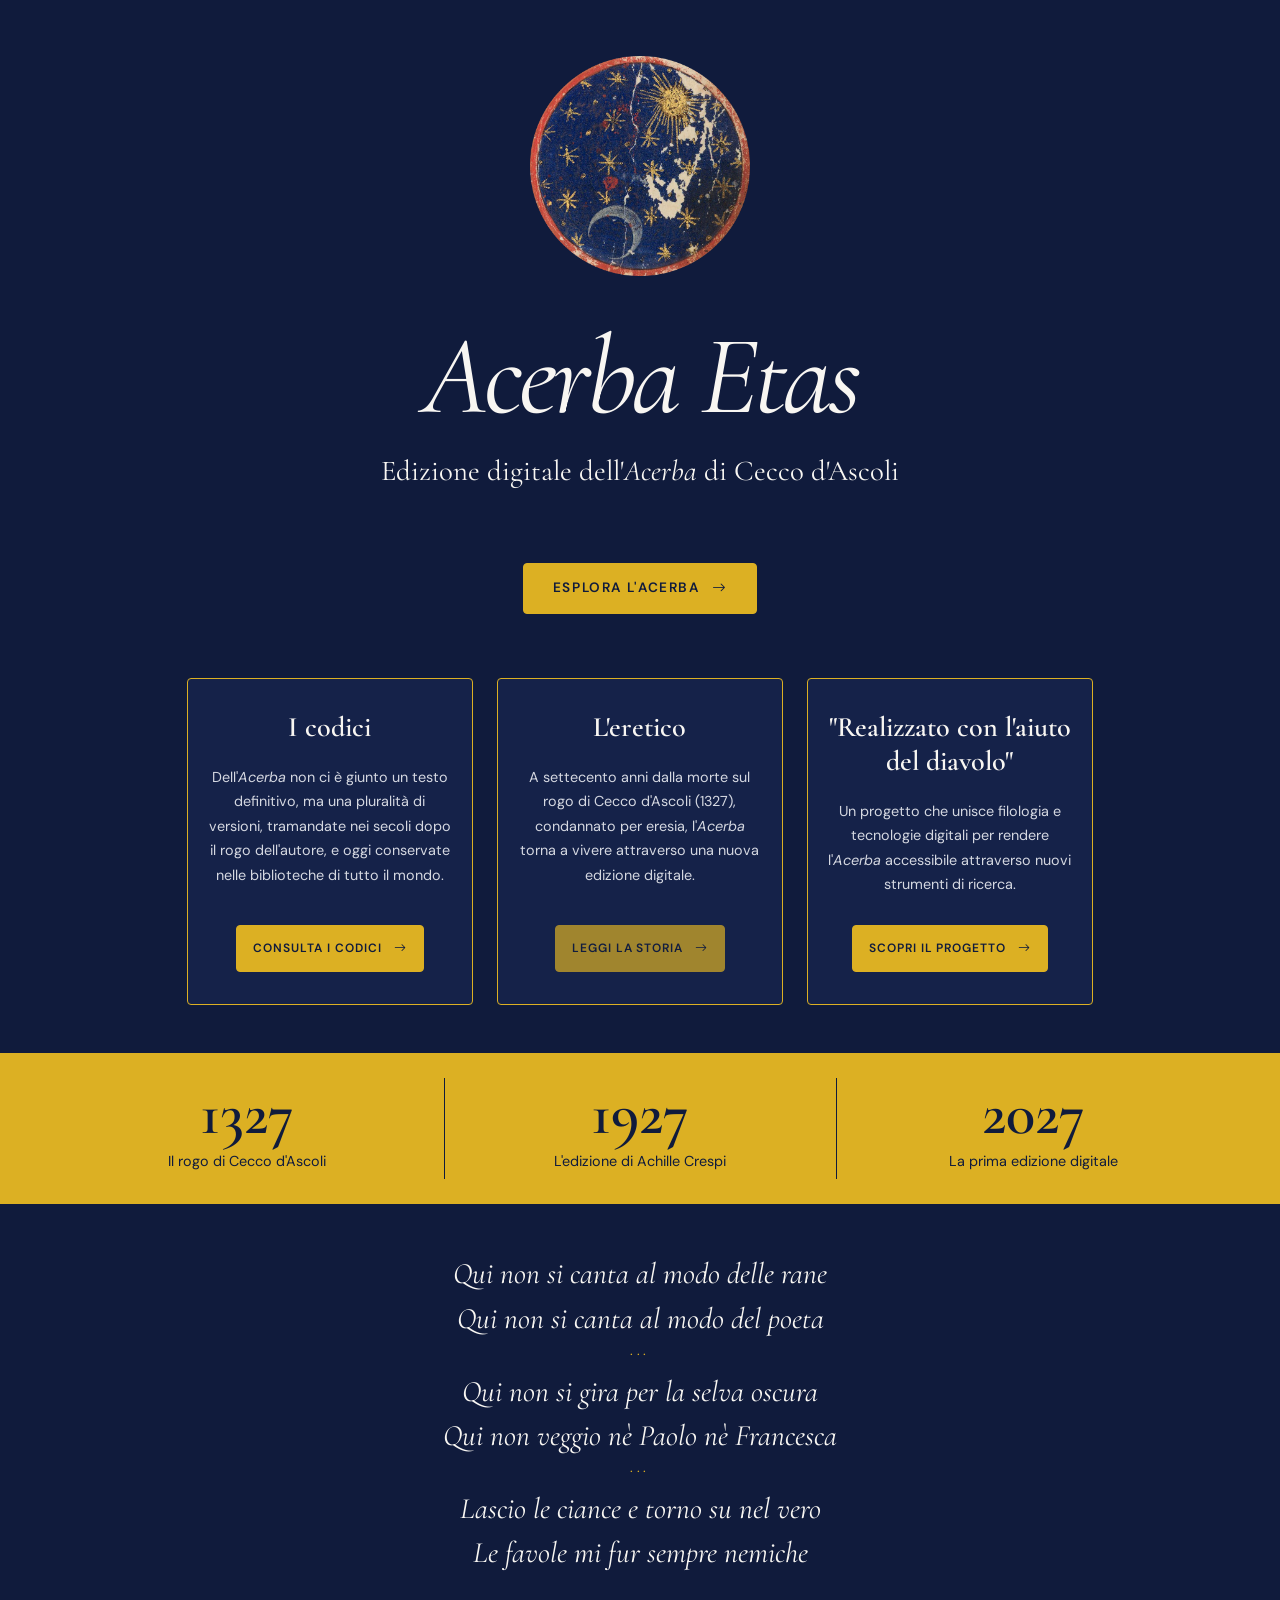
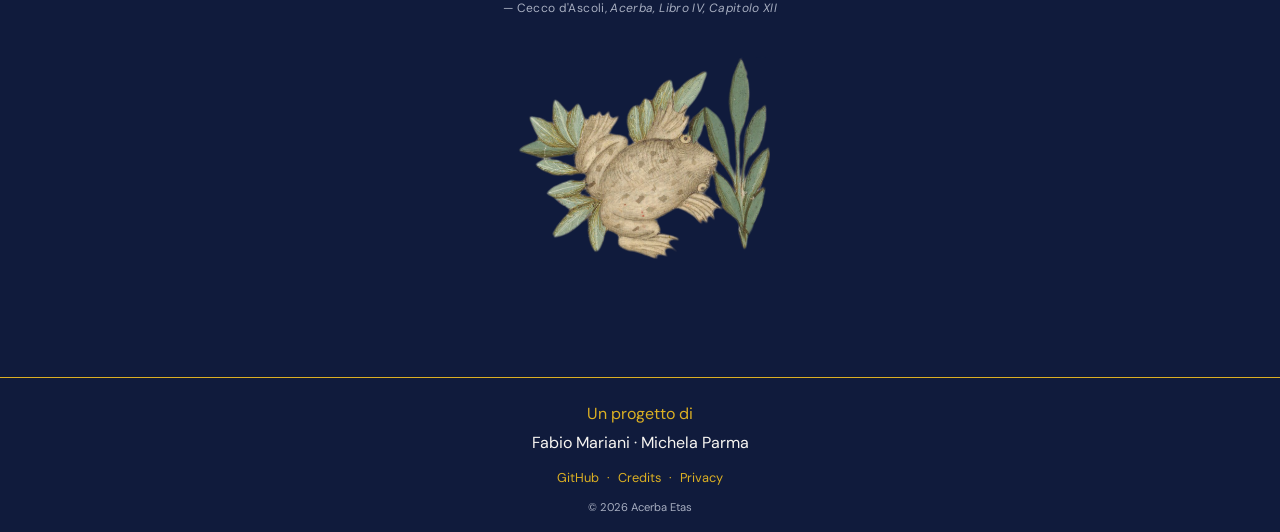
<file: index.html>
<!doctype html>
<html lang="it">
<head>
  <meta charset="utf-8">
  <meta name="viewport" content="width=device-width, initial-scale=1">
  <meta name="theme-color" content="#101b3c">
  <title>Acerba Etas | Edizione digitale dell'Acerba di Cecco d'Ascoli</title>

  <meta name="description" content="Acerba Etas è un progetto di edizione digitale dell'Acerba di Cecco d'Ascoli.">


<meta name="keywords" content="Acerba, Acerba Etas, Acerba Aetas, Cecco d'Ascoli, Francesco Stabili, edizione digitale, manoscritti medievali, poema enciclopedico, digital humanities, digital scholarly edition, medieval manuscripts">


  <link rel="canonical" href="https://acerbaetas.it/">

  <link rel="icon" type="image/png" sizes="32x32" href="assets/favicon-32.png">
  <link rel="icon" type="image/png" sizes="192x192" href="assets/favicon-192.png">
  <link rel="icon" type="image/x-icon" href="assets/favicon.ico">
  <link rel="apple-touch-icon" sizes="180x180" href="assets/apple-touch-icon.png">

  <link href="https://cdn.jsdelivr.net/npm/bootstrap@5.3.3/dist/css/bootstrap.min.css" rel="stylesheet" integrity="sha384-QWTKZyjpPEjISv5WaRU9OFeRpok6YctnYmDr5pNlyT2bRjXh0JMhjY6hW+ALEwIH" crossorigin="anonymous">
  <link rel="preconnect" href="https://fonts.googleapis.com">
  <link rel="preconnect" href="https://fonts.gstatic.com" crossorigin>
  <link href="https://fonts.googleapis.com/css2?family=Cormorant+Garamond:ital,wght@0,400;0,500;0,600;1,400;1,500&family=DM+Sans:wght@400;500;600&display=swap" rel="stylesheet">

  <link
  rel="stylesheet"
  href="https://cdn.jsdelivr.net/npm/bootstrap-icons@1.13.1/font/bootstrap-icons.min.css">

  <link rel="stylesheet" href="style/style-index.css">

  <link rel="stylesheet" href="style/style-components.css">
  <script src="scripts/components.js" defer></script>
</head>
<body class="d-flex flex-column">
  <main class="container flex-grow-1 d-flex align-items-center justify-content-center">
    <div class="row justify-content-center w-100">
      <div class="col-12 col-lg-10 text-center landing-content">
        <img class="miniature" src="assets/miniatura-acerba.png" width="442" height="442"
             alt="Miniatura medievale con cielo blu stellato, sole dorato e luna crescente">

        <h1 class="mb-0"><em>Acerba Etas</em></h1>
        <p class="subtitle">
          Edizione digitale dell'<i>Acerba</i><span class="subtitle-author"> di Cecco d'Ascoli</span>
        </p>

        <section class="announcement" aria-label="Accesso all'edizione digitale">
          <a href="acerba.html" class="landing-button">
            Esplora l'Acerba
            <i class="bi bi-arrow-right" aria-hidden="true"></i>
          </a>
        </section>

                  
        <!-- Percorsi di esplorazione -->
        <section class="discovery-section" aria-label="Esplora il progetto">

          <div class="row g-4">

            <!-- Codici -->
            <div class="col-12 col-lg-4">
              <article class="discovery-card">

                <h2 class="discovery-title">
                  I codici
                </h2>

                <p class="discovery-description">
                 Dell'<i>Acerba</i> non ci è giunto un testo definitivo, ma una pluralità di versioni, tramandate nei secoli dopo il rogo dell'autore, e oggi conservate nelle biblioteche di tutto il mondo.
                </p>

                <a href="codici.html" class="landing-button">
                  Consulta i codici
                  <i class="bi bi-arrow-right" aria-hidden="true"></i>
                </a>

              </article>
            </div>

            <!-- Storia -->
            <div class="col-12 col-lg-4">
              <article class="discovery-card">

                <h2 class="discovery-title">
                  L'eretico
                </h2>

                <p class="discovery-description">
                A settecento anni dalla morte sul rogo di Cecco d'Ascoli (1327), condannato per eresia, l'<i>Acerba</i> torna a vivere attraverso una nuova edizione digitale.
                </p>

                <button class="landing-button" type="button" disabled>Leggi la storia
                  <i class="bi bi-arrow-right" aria-hidden="true"></i>
                </button>

              </article>
            </div>

            <!-- Progetto -->
            <div class="col-12 col-lg-4">
              <article class="discovery-card">

                <h2 class="discovery-title">
                  "Realizzato con l'aiuto del diavolo"
                </h2>

                <p class="discovery-description">
                  Un progetto che unisce filologia e tecnologie digitali per rendere l'<i>Acerba</i> accessibile attraverso nuovi strumenti di ricerca.
                </p>

                <a href="progetto.html" class="landing-button">
                  Scopri il progetto
                  <i class="bi bi-arrow-right" aria-hidden="true"></i>
                </a>

              </article>
            </div>

          </div>

        </section>

        <!-- Anniversari -->
        <section class="anniversari" aria-label="Tre date fondamentali per il progetto">
          <div class="anniversari-grid">
            <div class="anniversario">
              <span class="anniversario-data">1327</span>
              <span class="anniversario-testo">Il rogo di Cecco d'Ascoli</span>
            </div>
            <div class="anniversario">
              <span class="anniversario-data">1927</span>
              <span class="anniversario-testo">L'edizione di Achille Crespi</span>
            </div>
            <div class="anniversario">
              <span class="anniversario-data">2027</span>
              <span class="anniversario-testo">La prima edizione digitale</span>
            </div>
          </div>
        </section>


        <section class="quote-section text-center">

          <blockquote class="acerba-quote">
            <p>Qui non si canta al modo delle rane</p>
            <p>Qui non si canta al modo del poeta</p>
            <span class="verse-omission" aria-label="Versi omessi">···</span>
            <p>Qui non si gira per la selva oscura</p>
            <p>Qui non veggio nè Paolo nè Francesca</p>
            <span class="verse-omission" aria-label="Versi omessi">···</span>
            <p>Lascio le ciance e torno su nel vero</p>
            <p>Le favole mi fur sempre nemiche</p>
            <p></p>

            <footer class="quote-author">
              — Cecco d'Ascoli, <cite>Acerba, Libro IV, Capitolo XII</cite>
            </footer>
          </blockquote>

          <img src="assets/rana.png" alt="Rana e vegetazione, dal manoscritto  Pluteo dell'Acerba" class="frog-illustration img-fluid">
        </section>


        <!--<p class="project-description">
            <i>Acerba Etas</i> è un progetto di edizione digitale dell'<i>Acerba</i> di Cecco d'Ascoli, poema enciclopedico del XIV secolo. Attraverso la trascrizione e il confronto di tre manoscritti medievali con l'edizione critica di Achille Crespi (1927), il progetto intende valorizzare la
            tradizione testuale dell'opera e offrire nuovi strumenti per esplorarne i contenuti. Collegamenti ipertestuali, percorsi tematici e strumenti di analisi permetteranno di scoprire l'universo scientifico, letterario e culturale dell'<i>Acerba</i>, rendendolo accessibile
            anche a un pubblico non specialista.
          </p>-->

      </div>
    </div>
  </main>

  
<div id="footer-container"></div>

</body>
</html>
</file>
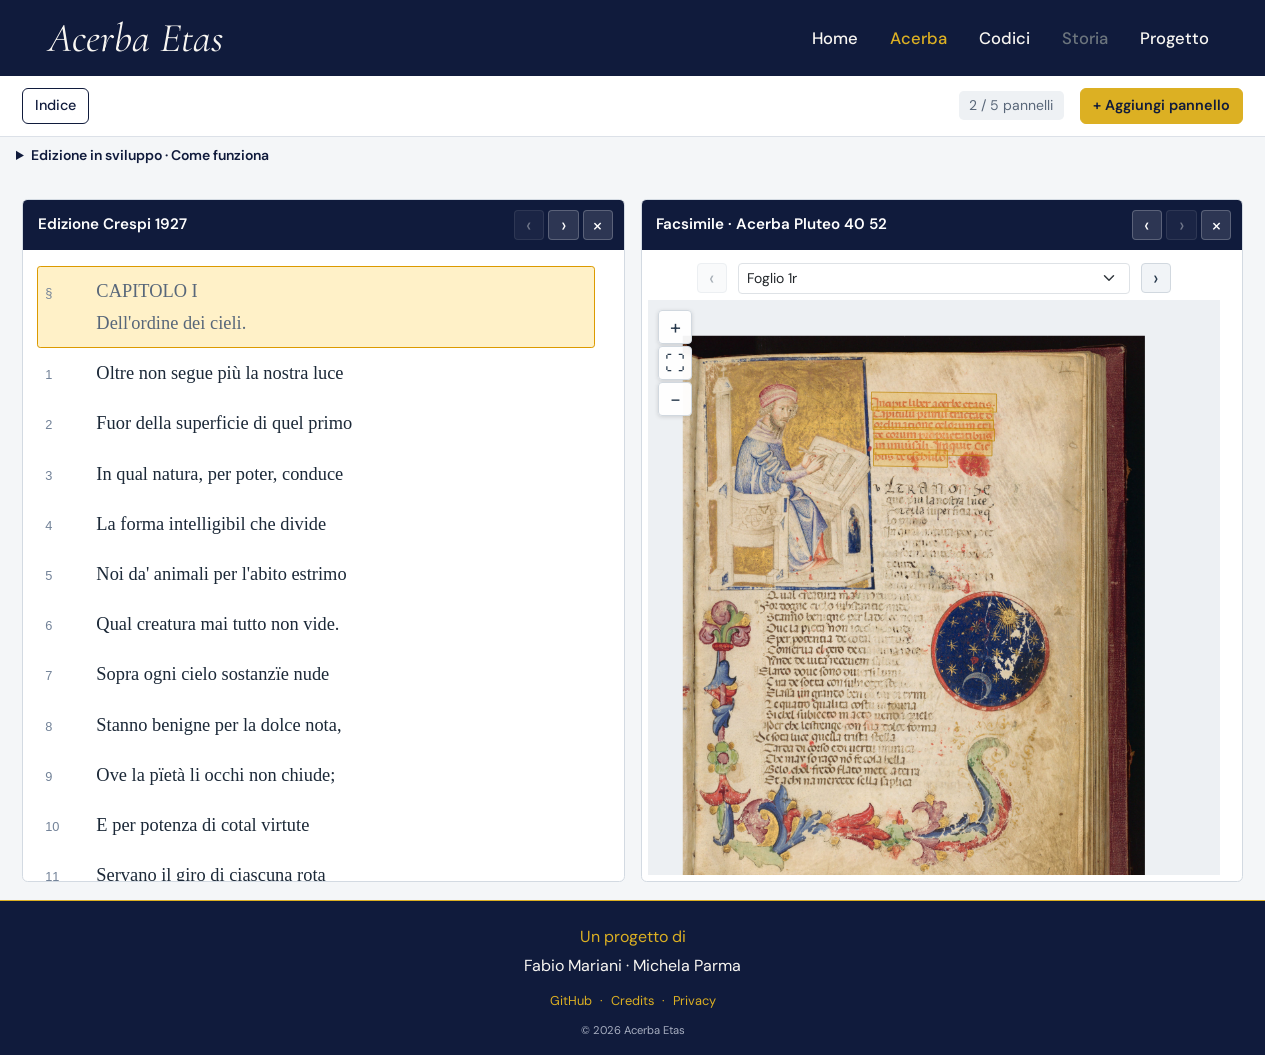
<file: acerba.html>
<!doctype html>
<html lang="it">
<head>
  <meta charset="utf-8">
  <meta name="viewport" content="width=device-width, initial-scale=1">
  <meta name="theme-color" content="#101b3c">
  <title>L'Acerba | Acerba Etas</title>
  <meta name="description" content="Leggi l'Acerba di Cecco d'Ascoli: edizione Crespi, trascrizioni e facsimili a confronto.">
  <link rel="icon" href="assets/favicon.ico">
  <link rel="stylesheet" href="assets/vendor/bootstrap.min.css">
  <link rel="preconnect" href="https://fonts.googleapis.com">
  <link rel="preconnect" href="https://fonts.gstatic.com" crossorigin>
  <link href="https://fonts.googleapis.com/css2?family=Cormorant+Garamond:ital,wght@0,400;0,500;0,600;1,400;1,500&family=DM+Sans:wght@400;500;600&display=swap" rel="stylesheet">
  <link rel="stylesheet" href="style/style-pages.css">
  <link rel="stylesheet" href="style/style-components.css">
  <link rel="stylesheet" href="style/acerba.css">
  <script src="assets/vendor/bootstrap.bundle.min.js" defer></script>
  <script src="scripts/components.js" defer></script>
  <script src="scripts/acerba.js" defer></script>
</head>
<body class="acerba-page">
  <header id="site-header"></header>
  <main id="acerba" aria-label="Edizione digitale dell'Acerba">
    <h1 class="visually-hidden">L'Acerba: edizione digitale</h1>
    <nav class="acerba-subnav" aria-label="Strumenti di lettura">
      <button id="open-index" class="btn btn-outline-night" disabled>Indice</button>
      <div class="d-flex align-items-center gap-3">
        <span id="panel-count" class="panel-count" aria-live="polite">0 / 5 pannelli</span>
        <button id="open-add" class="btn btn-primary" disabled>+ Aggiungi pannello</button>
      </div>
    </nav>


<details class="mx-3 mt-2 mb-3 small">
  <summary class="fw-semibold" style="cursor: pointer;">
    Edizione in sviluppo · Come funziona
  </summary>
  <p class="mt-2">L’edizione digitale dell’<em>Acerba</em> è attualmente <strong>in fase di sviluppo</strong>.</p>
  <p>Al momento sono disponibili il <strong>testo integrale dell’edizione di Achille Crespi (1927)</strong>, la trascrizione, le immagini e le entità annotate del <strong>primo libro del manoscritto Pluteo 40.52</strong>.</p>
  <p>Utilizza «Aggiungi pannello» per consultare e <strong>confrontare fino a cinque risorse contemporaneamente</strong> e seleziona un verso per sincronizzarne la visualizzazione nei diversi pannelli.</p>
  <p class="mb-0">I contenuti e le funzionalità dell’edizione verranno progressivamente ampliati.</p>
</details>



    <p id="load-status" class="m-3" role="status">Caricamento dell'edizione…</p>
    <div id="panels" class="acerba-panels" aria-label="Pannelli di lettura"></div>
    <nav class="panel-navigation" aria-label="Scorri i pannelli">
      <button id="previous-panel" class="icon-button" aria-label="Pannello precedente" disabled>‹</button>
      <span id="active-panel" aria-live="polite"></span>
      <button id="next-panel" class="icon-button" aria-label="Pannello successivo" disabled>›</button>
    </nav>
  </main>

  <div id="footer-container"></div>

  <div class="modal fade" id="index-modal" tabindex="-1" aria-labelledby="index-title" aria-hidden="true">
    <div class="modal-dialog modal-dialog-centered modal-lg"><div class="modal-content">
      <div class="modal-header"><h2 class="modal-title fs-5" id="index-title">Indice</h2><button class="btn-close" data-bs-dismiss="modal" aria-label="Chiudi indice"></button></div>
      <div class="modal-body index-layout"><nav id="index-tree" aria-label="Libri e capitoli"></nav></div>
    </div></div>
  </div>
  <div class="modal fade" id="add-modal" tabindex="-1" aria-labelledby="add-title" aria-hidden="true">
    <div class="modal-dialog modal-dialog-centered"><div class="modal-content">
      <div class="modal-header"><h2 class="modal-title fs-5" id="add-title">Aggiungi pannello</h2><button class="btn-close" data-bs-dismiss="modal" aria-label="Chiudi aggiungi pannello"></button></div>
      <div class="modal-body"><div id="panel-options" class="panel-options"></div><p id="add-status" class="small mt-3 mb-0" role="status"></p></div>
      <div class="modal-footer"><button class="btn btn-outline-secondary" data-bs-dismiss="modal">Annulla</button><button class="btn btn-primary" id="confirm-add">Aggiungi</button></div>
    </div></div>
  </div>
  <div class="modal fade" id="filter-modal" tabindex="-1" aria-labelledby="filter-title" aria-hidden="true">
    <div class="modal-dialog modal-dialog-centered"><div class="modal-content">
      <div class="modal-header"><h2 class="modal-title fs-5" id="filter-title">Filtra le categorie</h2><button class="btn-close" data-bs-dismiss="modal" aria-label="Chiudi filtri"></button></div>
      <div class="modal-body" id="filter-options"></div>
      <div class="modal-footer"><button class="btn btn-outline-secondary" data-bs-dismiss="modal">Annulla</button><button class="btn btn-primary" id="confirm-filter">Applica</button></div>
    </div></div>
  </div>
  <noscript><p class="m-3">Abilita JavaScript per leggere e confrontare i pannelli.</p></noscript>
</body>
</html>
</file>
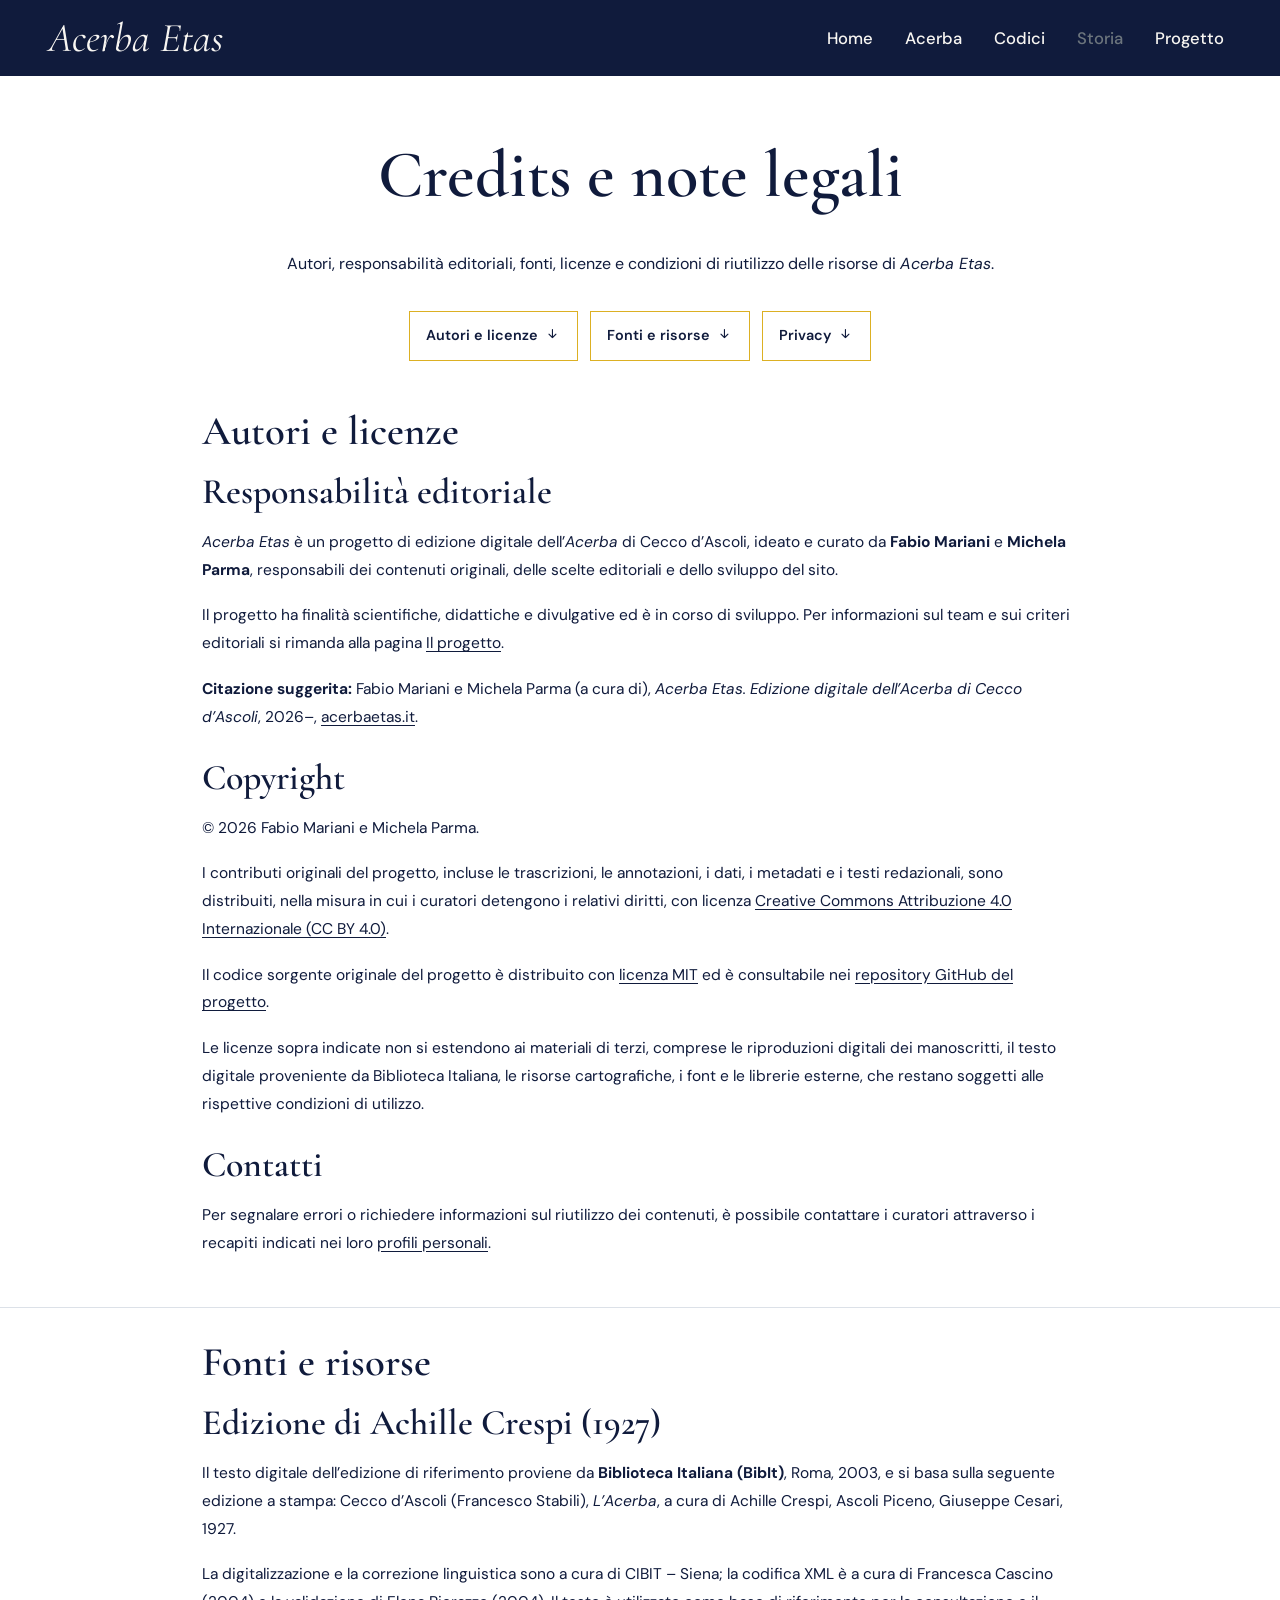
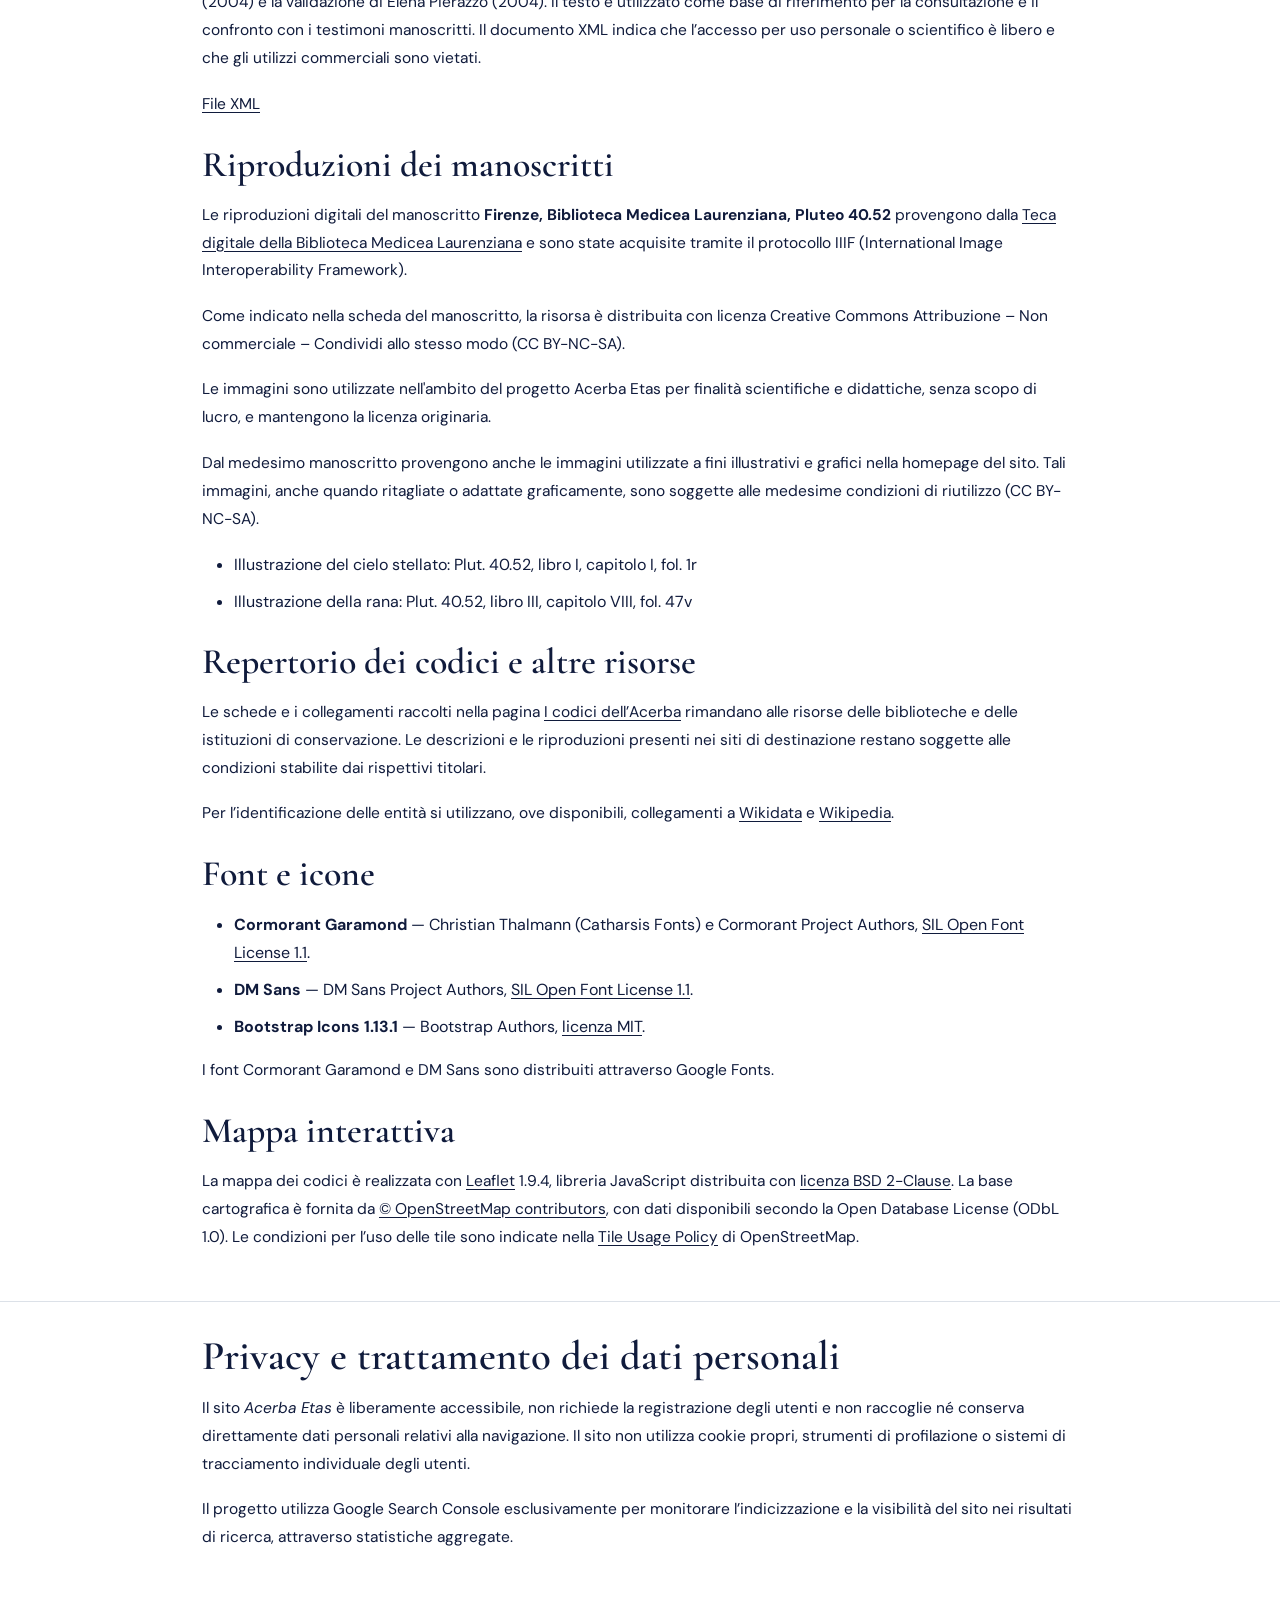
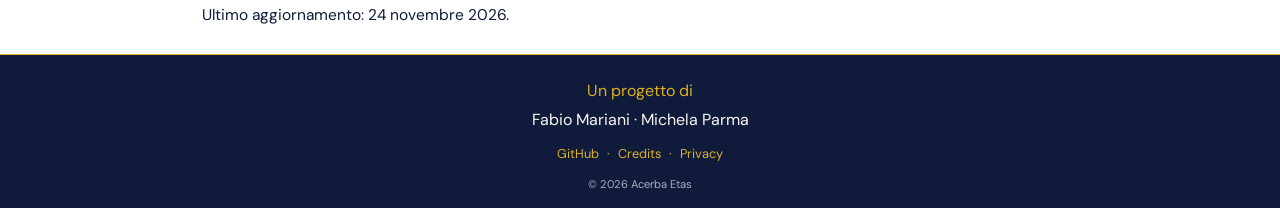
<file: credits.html>
<!doctype html>
<html lang="it">
<head>
  <meta charset="utf-8">
  <meta name="viewport" content="width=device-width, initial-scale=1">
  <meta name="theme-color" content="#101b3c">
  <meta name="description" content="Autori, responsabilità editoriali, licenze, fonti e crediti dell'edizione digitale Acerba Etas.">
  <link rel="canonical" href="https://acerbaetas.it/credits.html">
  <title>Credits e note legali | Acerba Etas</title>
  <link rel="icon" type="image/png" sizes="32x32" href="assets/favicon-32.png">
  <link rel="icon" type="image/png" sizes="192x192" href="assets/favicon-192.png">
  <link rel="icon" type="image/x-icon" href="assets/favicon.ico">
  <link rel="apple-touch-icon" sizes="180x180" href="assets/apple-touch-icon.png">
  <link href="https://cdn.jsdelivr.net/npm/bootstrap@5.3.3/dist/css/bootstrap.min.css" rel="stylesheet"
        integrity="sha384-QWTKZyjpPEjISv5WaRU9OFeRpok6YctnYmDr5pNlyT2bRjXh0JMhjY6hW+ALEwIH" crossorigin="anonymous">
  <link rel="preconnect" href="https://fonts.googleapis.com">
  <link rel="preconnect" href="https://fonts.gstatic.com" crossorigin>
  <link href="https://fonts.googleapis.com/css2?family=Cormorant+Garamond:ital,wght@0,400;0,500;0,600;1,400;1,500&amp;family=DM+Sans:wght@400;500;600&amp;display=swap" rel="stylesheet">
  <link rel="stylesheet" href="https://cdn.jsdelivr.net/npm/bootstrap-icons@1.13.1/font/bootstrap-icons.min.css">
  <link rel="stylesheet" href="style/style-components.css">
  <link rel="stylesheet" href="style/style-pages.css">
  <script src="scripts/components.js" defer></script>
  <style>
    /* Stili specifici, da spostare eventualmente in style-pages.css. */
    .credits-page .credits-content { max-width: 900px; }
    .credits-page .progetto-section { padding-bottom: 2rem; }
    .credits-page .progetto-section + .progetto-section { padding-top: 2rem; }
    .credits-page h3[id] { scroll-margin-top: 2rem; }
    .credits-page .section-heading { margin-bottom: 1rem; }
    .credits-page .section-heading h2 { font-size: clamp(1.9rem, 3.2vw, 2.55rem); }
    .credits-page .prose a { color: var(--night, #101b3c); text-decoration: underline; text-underline-offset: .18em; overflow-wrap: anywhere; }
    .credits-page .prose a:hover { text-decoration-thickness: 2px; }
    .credits-page .prose li { margin-bottom: .55rem; line-height: 1.75; }
    .credits-page .credit-note { border-left: 2px solid var(--gold, #d4af37); padding: .25rem 0 .25rem 1rem; }
  </style>
</head>
<body>
  <header id="site-header"></header>
  <main class="progetto-page credits-page" id="contenuto">
    <div class="container credits-content">
      <div class="page-intro text-center">
        <h1>Credits e note legali</h1>
        <p class="method-note text-center">Autori, responsabilità editoriali, fonti, licenze e condizioni di riutilizzo delle risorse di <em>Acerba Etas</em>.</p>
        <nav class="progetto-sezioni" aria-label="Vai alle sezioni della pagina">
          <a href="#autori">Autori e licenze <i class="bi bi-arrow-down-short" aria-hidden="true"></i></a>
          <a href="#fonti">Fonti e risorse <i class="bi bi-arrow-down-short" aria-hidden="true"></i></a>
          <a href="#privacy">Privacy <i class="bi bi-arrow-down-short" aria-hidden="true"></i></a>
        </nav>
      </div>
    </div>
    <section id="autori" class="progetto-section" aria-labelledby="titolo-autori">
      <div class="container credits-content prose">
        <div class="section-heading"><h2 id="titolo-autori">Autori e licenze</h2></div>
        <h3>Responsabilità editoriale</h3>
        <p><em>Acerba Etas</em> è un progetto di edizione digitale dell’<em>Acerba</em> di Cecco d’Ascoli, ideato e curato da <strong>Fabio Mariani</strong> e <strong>Michela Parma</strong>, responsabili dei contenuti originali, delle scelte editoriali e dello sviluppo del sito.</p>
        <p>Il progetto ha finalità scientifiche, didattiche e divulgative ed è in corso di sviluppo. Per informazioni sul team e sui criteri editoriali si rimanda alla pagina <a href="progetto.html">Il progetto</a>.</p>
        <p><strong>Citazione suggerita:</strong> Fabio Mariani e Michela Parma (a cura di), <cite>Acerba Etas. Edizione digitale dell’Acerba di Cecco d’Ascoli</cite>, 2026–, <a href="https://acerbaetas.it/">acerbaetas.it</a>.</p>

        <h3 id="licenze" class="mt-4">Copyright</h3>
        <p>© 2026 Fabio Mariani e Michela Parma.</p>
        <p>I contributi originali del progetto, incluse le trascrizioni, le annotazioni, i dati, i metadati e i testi redazionali, sono distribuiti, nella misura in cui i curatori detengono i relativi diritti, con licenza <a href="https://creativecommons.org/licenses/by/4.0/deed.it" rel="license">Creative Commons Attribuzione 4.0 Internazionale (CC BY 4.0)</a>.</p>

        <p>Il codice sorgente originale del progetto è distribuito con <a href="https://opensource.org/license/mit">licenza MIT</a> ed è consultabile nei <a href="https://github.com/acerbadigitale">repository GitHub del progetto</a>.</p>

        <p>Le licenze sopra indicate non si estendono ai materiali
          di terzi, comprese le riproduzioni digitali dei manoscritti,
          il testo digitale proveniente da Biblioteca Italiana,
          le risorse cartografiche, i font e le librerie esterne,
          che restano soggetti alle rispettive condizioni di utilizzo.</p>

        <h3 id="contatti" class="mt-4">Contatti</h3>
        <p>Per segnalare errori o richiedere informazioni sul riutilizzo dei contenuti, è possibile contattare i curatori attraverso i recapiti indicati nei loro <a href="progetto.html#team">profili personali</a>.</p>
      </div>
    </section>

    <section id="fonti" class="progetto-section" aria-labelledby="titolo-fonti">
      <div class="container credits-content prose">
        <div class="section-heading"><h2 id="titolo-fonti">Fonti e risorse</h2></div>
        <h3>Edizione di Achille Crespi (1927)</h3>
        <p>Il testo digitale dell’edizione di riferimento proviene da <strong>Biblioteca Italiana (BibIt)</strong>, Roma, 2003, e si basa sulla seguente edizione a stampa: Cecco d’Ascoli (Francesco Stabili), <cite>L’Acerba</cite>, a cura di Achille Crespi, Ascoli Piceno, Giuseppe Cesari, 1927.</p>
        <p>La digitalizzazione e la correzione linguistica sono a cura di CIBIT – Siena; la codifica XML è a cura di Francesca Cascino (2004) e la validazione di Elena Pierazzo (2004). Il testo è utilizzato come base di riferimento per la consultazione e il confronto con i testimoni manoscritti. Il documento XML indica che l’accesso per uso personale o scientifico è libero e che gli utilizzi commerciali sono vietati.</p>
        <p><a href="https://github.com/linhd-postdata/biblioteca_italiana/blob/master/xml/bibit001436" target="_blank">File XML</a></p>
        
        <h3 class="mt-4">Riproduzioni dei manoscritti</h3>
        <p>Le riproduzioni digitali del manoscritto <strong>Firenze, Biblioteca Medicea Laurenziana, Pluteo 40.52</strong> provengono dalla <a href="https://tecabml.contentdm.oclc.org/digital/collection/plutei/id/465948" target="_blank">Teca digitale della Biblioteca Medicea Laurenziana</a> e sono state acquisite tramite il protocollo IIIF  (International Image Interoperability Framework).</p>
        <p>Come indicato nella scheda del manoscritto, la risorsa è distribuita con licenza Creative Commons Attribuzione – Non commerciale – Condividi allo stesso modo (CC BY-NC-SA).</p>
        <p>Le immagini sono utilizzate nell'ambito del progetto Acerba Etas per finalità scientifiche e didattiche, senza scopo di lucro, e mantengono la licenza originaria.</p>

        <p>Dal medesimo manoscritto provengono anche le immagini utilizzate a fini illustrativi e grafici nella homepage del sito. Tali immagini, anche quando ritagliate o adattate graficamente, sono soggette alle medesime condizioni di riutilizzo (CC BY-NC-SA).</p>
        <ul>
          <li>Illustrazione del cielo stellato: Plut. 40.52, libro I, capitolo I, fol. 1r</li>
          <li>Illustrazione della rana: Plut. 40.52, libro III, capitolo VIII, fol. 47v</li>
        </ul>
        
        <h3 class="mt-4">Repertorio dei codici e altre risorse</h3>
        <p>Le schede e i collegamenti raccolti nella pagina <a href="codici.html">I codici dell’Acerba</a> rimandano alle risorse delle biblioteche e delle istituzioni di conservazione. Le descrizioni e le riproduzioni presenti nei siti di destinazione restano soggette alle condizioni stabilite dai rispettivi titolari.</p>
        <p>Per l’identificazione delle entità si utilizzano, ove disponibili, collegamenti a <a href="https://www.wikidata.org/">Wikidata</a> e <a href="https://it.wikipedia.org/">Wikipedia</a>.</p>

        <h3 id="tecnologie" class="mt-4">Font e icone</h3>
        <ul>
          <li><strong>Cormorant Garamond</strong> — Christian Thalmann (Catharsis Fonts) e Cormorant Project Authors, <a href="https://github.com/google/fonts/blob/main/ofl/cormorantgaramond/OFL.txt">SIL Open Font License 1.1</a>.</li>
          <li><strong>DM Sans</strong> — DM Sans Project Authors, <a href="https://github.com/google/fonts/blob/main/ofl/dmsans/OFL.txt">SIL Open Font License 1.1</a>.</li>
          <li><strong>Bootstrap Icons 1.13.1</strong> — Bootstrap Authors, <a href="https://github.com/twbs/icons/blob/v1.13.1/LICENSE">licenza MIT</a>.</li>
        </ul>
        <p>I font Cormorant Garamond e DM Sans sono distribuiti attraverso Google Fonts.</p>
        <h3 class="mt-4">Mappa interattiva</h3>
        <p>La mappa dei codici è realizzata con <a href="https://leafletjs.com/">Leaflet</a> 1.9.4, libreria JavaScript distribuita con <a href="https://github.com/Leaflet/Leaflet/blob/v1.9.4/LICENSE">licenza BSD 2-Clause</a>. La base cartografica è fornita da <a href="https://www.openstreetmap.org/copyright">© OpenStreetMap contributors</a>, con dati disponibili secondo la Open Database License (ODbL 1.0). Le condizioni per l’uso delle tile sono indicate nella <a href="https://operations.osmfoundation.org/policies/tiles/">Tile Usage Policy</a> di OpenStreetMap.</p>
      </div>
    </section>

    <section id="privacy" class="progetto-section" aria-labelledby="titolo-privacy">
      <div class="container credits-content prose">
        <div class="section-heading"><h2 id="titolo-privacy">Privacy e trattamento dei dati personali</h2></div>
        <p>Il sito <em>Acerba Etas</em> è liberamente accessibile,
          non richiede la registrazione degli utenti e non raccoglie
          né conserva direttamente dati personali relativi alla navigazione.
          Il sito non utilizza cookie propri, strumenti di profilazione
          o sistemi di tracciamento individuale degli utenti.</p>

        <p>Il progetto utilizza Google Search Console esclusivamente
          per monitorare l’indicizzazione e la visibilità del sito
          nei risultati di ricerca, attraverso statistiche aggregate.</p>
        <!-- DA COMPLETARE: recapito e-mail ufficiale e verifica del trattamento dei dati da parte dei servizi esterni. -->
      </div>
    </section>

    <div class="container credits-content prose">
      <p class="small mb-4">Ultimo aggiornamento: <time datetime="2026-11-24">24 novembre 2026</time>.</p>
    </div>
  </main>
  <div id="footer-container"></div>
  <script src="https://cdn.jsdelivr.net/npm/bootstrap@5.3.3/dist/js/bootstrap.bundle.min.js"
          integrity="sha384-YvpcrYf0tY3lHB60NNkmXc5s9fDVZLESaAA55NDzOxhy9GkcIdslK1eN7N6jIeHz" crossorigin="anonymous"></script>
</body>
</html>
</file>
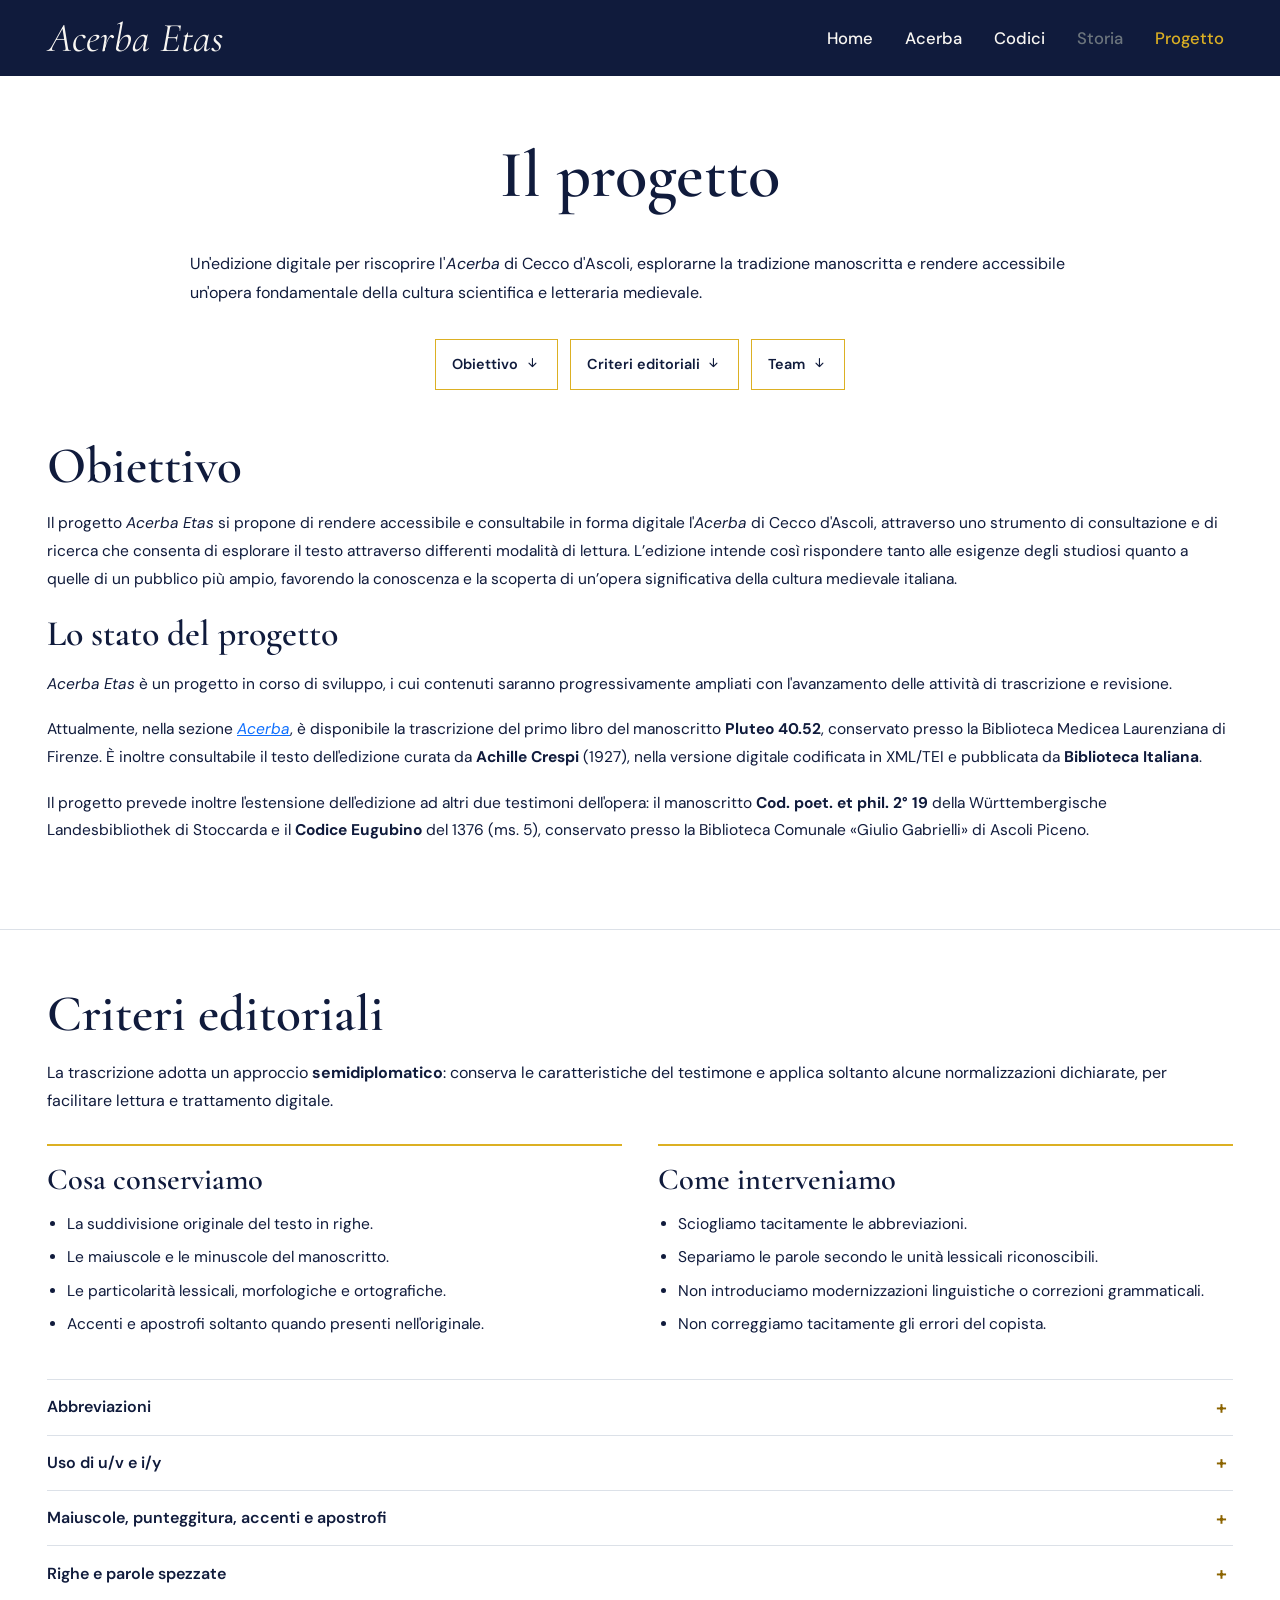
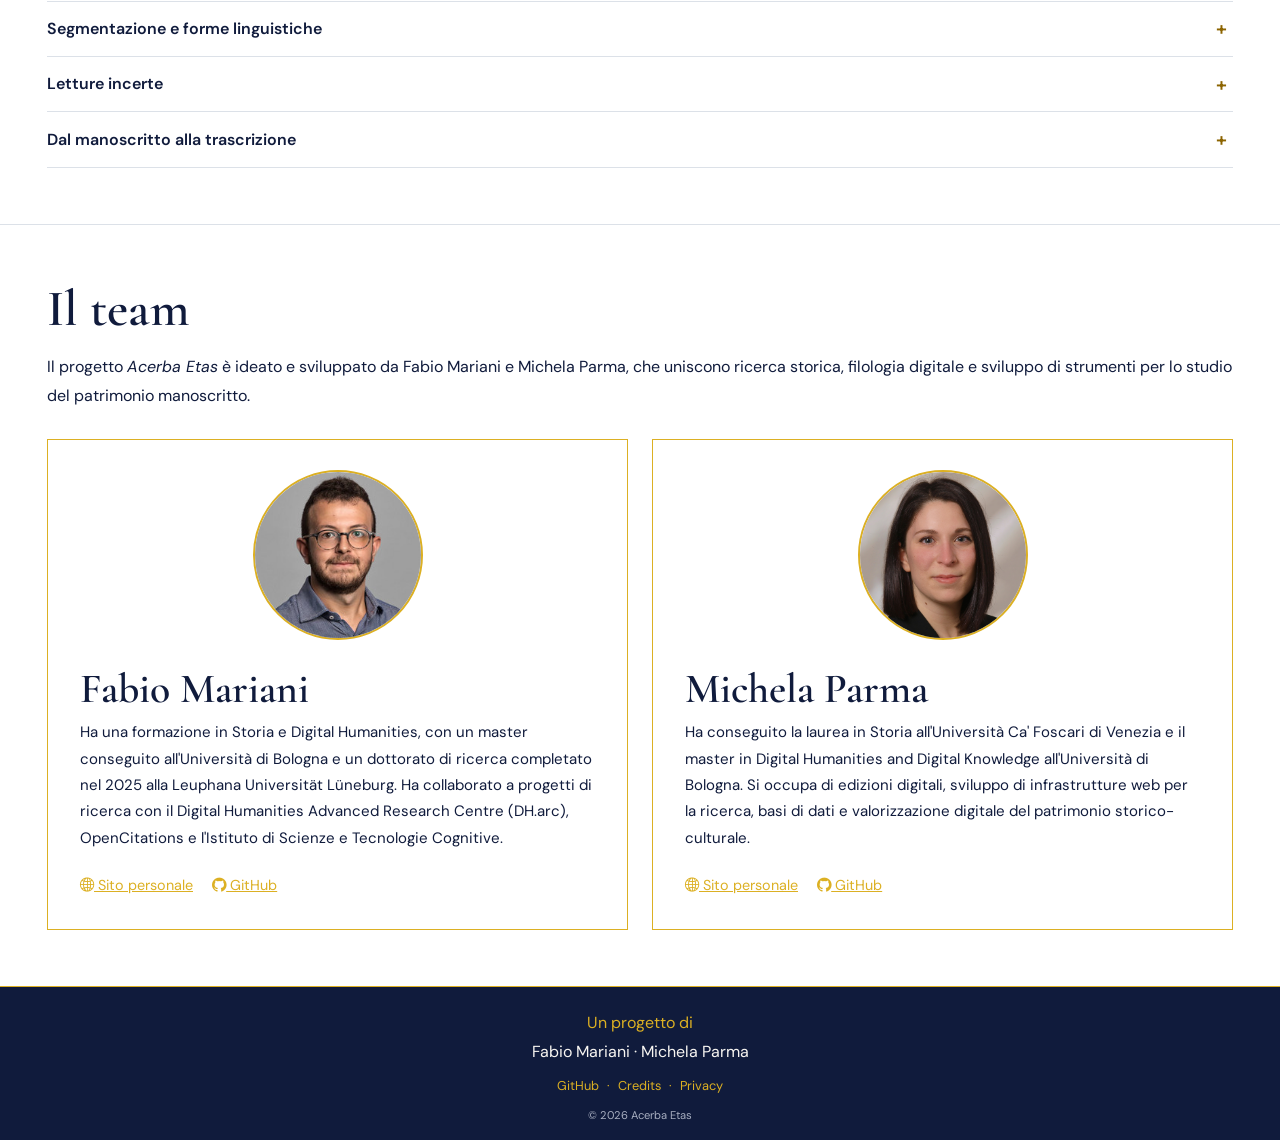
<file: progetto.html>
<!doctype html>
<html lang="it">
<head>
  <meta charset="utf-8">
  <meta name="viewport" content="width=device-width, initial-scale=1">
  <meta name="theme-color" content="#101b3c">
  <meta name="description" content="Scopri Acerba Etas: le motivazioni di ricerca per il settimo centenario di Cecco d'Ascoli, i criteri dell'edizione digitale dell'Acerba e il team del progetto.">
  <meta name="keywords" content="Acerba Etas, Acerba, Cecco d'Ascoli, Francesco Stabili, Achille Crespi, 1327, 1927, 2027, edizione digitale, criteri editoriali, manoscritti medievali, Transkribus, TEI XML, digital humanities">
  <link rel="canonical" href="https://acerbaetas.it/progetto.html">
  <title>Il progetto | Acerba Etas</title>

  <link rel="icon" type="image/png" sizes="32x32" href="assets/favicon-32.png">
  <link rel="icon" type="image/png" sizes="192x192" href="assets/favicon-192.png">
  <link rel="icon" type="image/x-icon" href="assets/favicon.ico">
  <link rel="apple-touch-icon" sizes="180x180" href="assets/apple-touch-icon.png">

  <link href="https://cdn.jsdelivr.net/npm/bootstrap@5.3.3/dist/css/bootstrap.min.css"
        rel="stylesheet"
        integrity="sha384-QWTKZyjpPEjISv5WaRU9OFeRpok6YctnYmDr5pNlyT2bRjXh0JMhjY6hW+ALEwIH"
        crossorigin="anonymous">
  <link rel="preconnect" href="https://fonts.googleapis.com">
  <link rel="preconnect" href="https://fonts.gstatic.com" crossorigin>
  <link href="https://fonts.googleapis.com/css2?family=Cormorant+Garamond:ital,wght@0,400;0,500;0,600;1,400;1,500&family=DM+Sans:wght@400;500;600&display=swap" rel="stylesheet">
  <link rel="stylesheet" href="https://cdn.jsdelivr.net/npm/bootstrap-icons@1.13.1/font/bootstrap-icons.min.css">

  <link rel="stylesheet" href="style/style-components.css">
  <link rel="stylesheet" href="style/style-pages.css">
  <script src="scripts/components.js" defer></script>
</head>

<body>
  <header id="site-header"></header>

  <main class="progetto-page" id="contenuto">
    <div class="container">
      <div class="page-intro text-center">
        <h1>Il progetto</h1>
        <p class="method-note">
          Un'edizione digitale per riscoprire l'<em>Acerba</em> di Cecco d'Ascoli,
          esplorarne la tradizione manoscritta e rendere accessibile un'opera
          fondamentale della cultura scientifica e letteraria medievale.
        </p>
        <nav class="progetto-sezioni" aria-label="Vai alle sezioni della pagina">
          <a href="#motivazioni">Obiettivo <i class="bi bi-arrow-down-short" aria-hidden="true"></i></a>
          <a href="#criteri">Criteri editoriali <i class="bi bi-arrow-down-short" aria-hidden="true"></i></a>
          <a href="#team">Team <i class="bi bi-arrow-down-short" aria-hidden="true"></i></a>
        </nav>
      </div>
    </div>

    <!-- 1. MOTIVAZIONI -->
    <section id="motivazioni" class="progetto-section" aria-labelledby="titolo-motivazioni">
      <div class="container">
        <div class="section-heading">
          <h2 id="titolo-motivazioni">Obiettivo</h2>
          <div class="prose mt-3">
          <p>
              Il progetto <em>Acerba Etas</em> si propone di rendere accessibile e consultabile in forma digitale l'<em>Acerba</em>
              di Cecco d'Ascoli, attraverso uno strumento di consultazione e di ricerca che consenta di esplorare il testo attraverso differenti modalità di lettura. L’edizione intende così rispondere tanto alle esigenze degli studiosi quanto a quelle di un pubblico più ampio, favorendo la conoscenza e la scoperta di un’opera significativa della cultura medievale italiana.
            </p>
            <h3>Lo stato del progetto</h3>
            <p>
              <em>Acerba Etas</em> è un progetto in corso di sviluppo,
              i cui contenuti saranno progressivamente ampliati
              con l'avanzamento delle attività di trascrizione e revisione.
            </p>
            <p>
              Attualmente, nella sezione <a href="acerba.html" target="_blank"><em>Acerba</em></a>, è disponibile
              la trascrizione del primo libro del manoscritto
              <strong>Pluteo 40.52</strong>, conservato presso la
              Biblioteca Medicea Laurenziana di Firenze.
              È inoltre consultabile il testo dell'edizione curata da
              <strong>Achille Crespi</strong> (1927), nella versione
              digitale codificata in XML/TEI e pubblicata da
              <strong>Biblioteca Italiana</strong>.
            </p>
            
            <p>
              Il progetto prevede inoltre l'estensione dell'edizione
              ad altri due testimoni dell'opera: il manoscritto
              <strong>Cod. poet. et phil. 2° 19</strong> della
              Württembergische Landesbibliothek di Stoccarda
              e il <strong>Codice Eugubino</strong> del 1376
              (ms. 5), conservato presso la Biblioteca Comunale
              «Giulio Gabrielli» di Ascoli Piceno.
            </p>
         </div>
        </div>
      </div>

      <!--<div class="anniversari" aria-label="Tre date fondamentali per il progetto">
        <div class="container anniversari-grid">
          <div class="anniversario">
            <span class="anniversario-data">1327</span>
            <span class="anniversario-testo">La morte di Cecco d'Ascoli</span>
          </div>
          <div class="anniversario">
            <span class="anniversario-data">1927</span>
            <span class="anniversario-testo">L'edizione di Achille Crespi</span>
          </div>
          <div class="anniversario">
            <span class="anniversario-data">2027</span>
            <span class="anniversario-testo">Un nuovo percorso di ricerca</span>
          </div>
        </div>
      </div>-->

      <!--<div class="container section-content">
        <div class="motivazioni-grid">
         <div class="prose">
            
            <p>
              Il <strong>2027</strong> segna una doppia ricorrenza: il <strong>settimo centenario
              della morte di Cecco d'Ascoli</strong> (1327) e il <strong>centenario dell'edizione
              dell'<em>Acerba</em> curata da Achille Crespi</strong> (1927). 
            </p>
            <p>
              Francesco Stabili, noto come Cecco d'Ascoli, compose nell'<em>Acerba</em>
              un poema enciclopedico in volgare dedicato al mondo naturale, al cielo,
              agli animali, alle pietre, all'essere umano e alle conoscenze del suo tempo.
              L'opera, rimasta incompiuta, testimonia l'incontro tra poesia e sapere
              scientifico nella cultura medievale.
            </p>
            <p>
              A un secolo dalla pubblicazione di Crespi, l'ambiente digitale permette
              di affiancare il testo alle testimonianze manoscritte, rendere esplicite
              le scelte editoriali e costruire nuovi strumenti di lettura e confronto.
              La ricorrenza del 2027 diventa così non solo un'occasione commemorativa,
              ma un punto di partenza per nuove domande di ricerca.
            </p>
          </div>
          
          <div class="prose mt-0">
            <h3>Lo stato del progetto</h3>
            <p>
              <em>Acerba Etas</em> è un progetto in corso di sviluppo,
              i cui contenuti saranno progressivamente ampliati
              con l'avanzamento delle attività di trascrizione e revisione.
            </p>
            <p>
              Attualmente, nella sezione <a href="acerba.html" target="_blank"><em>Acerba</em></a>, è disponibile
              la trascrizione del primo libro del manoscritto
              <strong>Pluteo 40.52</strong>, conservato presso la
              Biblioteca Medicea Laurenziana di Firenze.
              È inoltre consultabile il testo dell'edizione curata da
              <strong>Achille Crespi</strong> (1927), nella versione
              digitale codificata in XML/TEI e pubblicata da
              <strong>Biblioteca Italiana</strong>.
            </p>
            
            <p>
              Il progetto prevede inoltre l'estensione dell'edizione
              ad altri due testimoni dell'opera: il manoscritto
              <strong>Cod. poet. et phil. 2° 19</strong> della
              Württembergische Landesbibliothek di Stoccarda
              e il <strong>Codice Eugubino</strong> del 1376
              (ms. 5), conservato presso la Biblioteca Comunale
              «Giulio Gabrielli» di Ascoli Piceno.
            </p>
          </div>
        </div>
      </div>-->
    </section>

    
<!-- 2. CRITERI -->
<section id="criteri" class="progetto-section criteri-section" aria-labelledby="titolo-criteri">
  <div class="container">
    <div class="section-heading">
      <h2 id="titolo-criteri">Criteri editoriali</h2>
      <p class="section-summary">
        La trascrizione adotta un approccio <strong>semidiplomatico</strong>:
        conserva le caratteristiche del testimone e applica soltanto alcune
        normalizzazioni dichiarate, per facilitare lettura e trattamento digitale.
      </p>
    </div>

    <div class="principi-grid">
      <article class="principio-card">
        <h3>Cosa conserviamo</h3>
        <ul>
          <li>La suddivisione originale del testo in righe.</li>
          <li>Le maiuscole e le minuscole del manoscritto.</li>
          <li>Le particolarità lessicali, morfologiche e ortografiche.</li>
          <li>Accenti e apostrofi soltanto quando presenti nell'originale.</li>
        </ul>
      </article>

      <article class="principio-card">
        <h3>Come interveniamo</h3>
        <ul>
          <li>Sciogliamo tacitamente le abbreviazioni.</li>
          <li>Separiamo le parole secondo le unità lessicali riconoscibili.</li>
          <li>Non introduciamo modernizzazioni linguistiche o correzioni grammaticali.</li>
          <li>Non correggiamo tacitamente gli errori del copista.</li>
        </ul>
      </article>
    </div>

    <div class="approfondimenti">
      
      <div class="accordion-editoriale">

        <details>
          <summary>Abbreviazioni</summary>
          <div class="details-content">
            <p>
              Le abbreviazioni sono sciolte direttamente nel testo, senza distinguere
              graficamente le lettere integrate: per esempio <i>capitulū</i> viene
              trascritto <i>capitulum</i>. L'espansione è determinata dal contesto;
              i casi dubbi sono sottoposti a verifica. I segni abbreviativi originali
              restano consultabili nelle immagini del codice.
            </p>
          </div>
        </details>

        <details>
          <summary>Uso di u/v e i/y</summary>
          <div class="details-content">
            <p>
              La distinzione tra <i>u</i> e <i>v</i> viene normalizzata secondo
              il valore vocalico o consonantico, indipendentemente dalla grafia
              del manoscritto. Si utilizza <i>u</i> per il valore vocalico e
              <i>v</i> per quello consonantico: per esempio, <i>uide</i>
              viene trascritto <i>vide</i> e <i>noua</i> diventa <i>nova</i>.
            </p>
            <p>
             La lettera <i>j</i> viene trascritta come <i>i</i>, mentre la distinzione grafica tra <i>i</i> e <i>y</i> viene conservata, senza normalizzare sistematicamente la <i>y</i> in <i>i</i>. Per esempio, la forma <i>may</i> viene mantenuta senza essere modificata in <i>mai</i>.
            </p>  
          </div>
        </details>

        <details>
          <summary>Maiuscole, punteggitura, accenti e apostrofi</summary>
          <div class="details-content">
            <p>
              Le maiuscole e le minuscole rispecchiano il manoscritto, senza adeguamenti all'uso moderno. I segni di punteggiatura vengono conservati ove presenti nell'originale, senza introdurre una punteggiatura moderna. Non sono aggiunti accenti e apostrofi assenti nel manoscritto: <i>pieta</i> resta <i>pieta</i>; <i>l arco</i> non diventa <i>l'arco</i>.
            </p>
          </div>
        </details>

        <details>
          <summary>Righe e parole spezzate</summary>
          <div class="details-content">
            <p>
              La disposizione delle righe è conservata. Quando una parola
              continua alla riga seguente, i frammenti restano nella posizione
              originale e vengono collegati mediante un tag personalizzato
              <code>wordBreak</code> in Transkribus. Durante la conversione
              in TEI, il cambio di riga interno alla parola sarà rappresentato
              da <code>&lt;lb break="no"/&gt;</code>, mentre gli altri cambi
              di riga saranno indicati da <code>&lt;lb/&gt;</code>.
            </p>
          </div>
        </details>

        <details>
          <summary>Segmentazione e forme linguistiche</summary>
          <div class="details-content">
            <p>
              Le parole graficamente unite possono essere separate quando
              costituiscono unità lessicali riconoscibili: <i>larco</i>
              diventa <i>l arco</i>, senza aggiungere apostrofi.
              Le forme linguistiche insolite ma leggibili vengono mantenute;
              non sono introdotte correzioni arbitrarie.
            </p>
          </div>
        </details>

        <details>
          <summary>Letture incerte</summary>
          <div class="details-content">
            <p>
              Le letture dubbie, le abbreviazioni di interpretazione incerta e le parole la cui trascrizione non è sufficientemente sicura vengono contrassegnate in Transkribus mediante il tag <i>uncertain</i>. 
            </p>
          </div>
        </details>

        <details>
          <summary>Dal manoscritto alla trascrizione</summary>
          <div class="details-content">
            <div class="table-responsive">
              <table class="table tabella-esempi">
                <caption class="visually-hidden">
                  Esempi di interventi previsti dai criteri di trascrizione.
                </caption>
                <thead>
                  <tr>
                    <th scope="col">Nel manoscritto</th>
                    <th scope="col">In trascrizione</th>
                    <th scope="col">Criterio</th>
                  </tr>
                </thead>
                <tbody>
                  <tr>
                    <td><i>uide</i></td>
                    <td><i>vide</i></td>
                    <td>Distinzione u/v</td>
                  </tr>
                  <tr>
                    <td><i>may</i></td>
                    <td><i>may</i></td>
                    <td>Conservazione della y</td>
                  </tr>
                  <tr>
                    <td><i>pieta</i></td>
                    <td><i>pieta</i></td>
                    <td>Nessun accento aggiunto</td>
                  </tr>
                  <tr>
                    <td><i>larco</i></td>
                    <td><i>l arco</i></td>
                    <td>Separazione delle parole</td>
                  </tr>
                  <tr>
                    <td><i>capitulū</i></td>
                    <td><i>capitulum</i></td>
                    <td>Scioglimento dell'abbreviazione</td>
                  </tr>
                </tbody>
              </table>
            </div>
          </div>
        </details>

      </div>
    </div>
  </div>
</section>


    <!-- 3. TEAM -->
    <section id="team" class="progetto-section team-section" aria-labelledby="titolo-team">
      <div class="container">
        <div class="section-heading">
          <h2 id="titolo-team">Il team</h2>
          <p class="section-summary">Il progetto <em>Acerba Etas</em> è ideato e sviluppato da Fabio Mariani e Michela Parma, che uniscono ricerca storica, filologia digitale e sviluppo di strumenti per lo studio del patrimonio manoscritto.</p>
        </div>

        <div class="team-grid">
          <article class="team-card">
            <img src="assets/FabioMariani.jpg" alt="Ritratto di Fabio Mariani" loading="lazy" width="220" height="220">
            <div class="team-content">
              <h3>Fabio Mariani</h3>
              <p>Ha una formazione in Storia e Digital Humanities, con un master conseguito all'Università di Bologna e un dottorato di ricerca completato nel 2025 alla Leuphana Universität Lüneburg. Ha collaborato a progetti di ricerca con il Digital Humanities Advanced Research Centre (DH.arc), OpenCitations e l'Istituto di Scienze e Tecnologie Cognitive.</p>
              <div class="team-links">
                <a href="https://fabiomariani.github.io/" target="_blank" rel="noopener noreferrer"><i class="bi bi-globe2" aria-hidden="true"></i> Sito personale</a>
                <a href="https://github.com/FabioMariani" target="_blank" rel="noopener noreferrer"><i class="bi bi-github" aria-hidden="true"></i> GitHub</a>
              </div>
            </div>
          </article>

          <article class="team-card">
            <img src="assets/MichelaParma.jpg" alt="Ritratto di Michela Parma" loading="lazy" width="220" height="220">
            <div class="team-content">
              <h3>Michela Parma</h3>
              <p>Ha conseguito la laurea in Storia all'Università Ca' Foscari di Venezia e il master in Digital Humanities and Digital Knowledge all'Università di Bologna. Si occupa di edizioni digitali, sviluppo di infrastrutture web per la ricerca, basi di dati e valorizzazione digitale del patrimonio storico-culturale.</p>
              <div class="team-links">
                <a href="https://frauparma.com/" target="_blank" rel="noopener noreferrer"><i class="bi bi-globe2" aria-hidden="true"></i> Sito personale</a>
                <a href="https://github.com/michelaparma" target="_blank" rel="noopener noreferrer"><i class="bi bi-github" aria-hidden="true"></i> GitHub</a>
              </div>
            </div>
          </article>
        </div>
      </div>
    </section>
  </main>

  <div id="footer-container"></div>

  <script src="https://cdn.jsdelivr.net/npm/bootstrap@5.3.3/dist/js/bootstrap.bundle.min.js"
          integrity="sha384-YvpcrYf0tY3lHB60NNkmXc5s9fDVZLESaAA55NDzOxhy9GkcIdslK1eN7N6jIeHz"
          crossorigin="anonymous"></script>
</body>
</html>
</file>
<file: style/style-index.css>
:root {
      color-scheme: dark;
      --night: #101b3c;
      /*--gold: #d5ad58;*/
      --gold: #DCB023;
      --white: #f8f6f2;
      --muted: #d5d8e1;
    }

    html { 
      min-height: 100%; 
      overflow-x: clip;
    }
    body {
      min-height: 100vh;
      min-height: 100svh;
      background-color: var(--night);
      color: var(--white);
      font-family: "DM Sans", Arial, sans-serif;
      -webkit-font-smoothing: antialiased;
      overflow-x: clip;
    }

    .landing-content { padding-top: 3.5rem; padding-bottom: 3rem; }

    .miniature {
      display: block;
      width: clamp(150px, 20vw, 220px);
      max-width: 100%;
      height: auto;
      margin: 0 auto clamp(2rem, 5vh, 3rem);
    }

    h1 {
      font-family: "Cormorant Garamond", Georgia, serif;
      font-size: clamp(3.5rem, 9vw, 7rem);
      font-weight: 400;
      line-height: 1;
      letter-spacing: -.035em;
    }
    h1 em { color: var(--white); font-weight: 400; }
    h1 span { color: var(--gold); font-style: normal; }

    .subtitle {
      margin: 1.1rem auto 0;
      font-family: "Cormorant Garamond", Georgia, serif;
      font-size: clamp(1.25rem, 2.7vw, 1.8rem);
      line-height: 1.4;
    }


    .project-description {
      max-width: 680px;
      margin: 2.5rem auto 0;
      color: var(--muted);
      font-family: "DM Sans", sans-serif;
      font-size: clamp(0.9rem, 1.5vw, 1rem);
      line-height: 1.8;
      text-align: center;
    }

    @media (max-width: 600px) {
      .project-description {
        margin-top: 2rem;
        padding: 0 0.5rem;
        line-height: 1.7;
      }
      .subtitle-author {
        display: block;
      }
    }

    .acerba-quote {
      margin: 2rem auto 0;
      padding: 0;
      border: none;
      text-align: center;
      font-family: "Cormorant Garamond", Georgia, serif;
    }

    .acerba-quote p {
      margin: 0;
      color: var(--white);
      font-size: clamp(1.35rem, 2.7vw, 1.85rem);
      font-style: italic;
      line-height: 1.5;
    }

    .verse-omission {
      display: block;
      margin: 0.25rem 0;
      color: var(--gold);
      font-family: "DM Sans", sans-serif;
      font-size: 0.85rem;
      font-style: normal;
      letter-spacing: 0.25em;
    }

    .quote-author {
      margin-top: 1.5rem;
      color: #A7AEC0;
      font-family: "DM Sans", sans-serif;
      font-size: 0.75rem;
      font-style: normal;
      letter-spacing: 0.03em;
    }

    .quote-author cite {
      font-style: italic;
    }

    
    .announcement {
      margin-top: clamp(3rem, 8vh, 5rem);
    }
    .tagline {
      margin: .9rem 0 0;
      color: var(--muted);
      font-family: "Cormorant Garamond", Georgia, serif;
      font-size: clamp(1.4rem, 3vw, 2rem);
      font-style: italic;
      line-height: 1.35;
    }






.quote-section {
  max-width: 900px;
  margin: 3rem auto 4rem;
  text-align: center;
}

.frog-illustration {
  display: block;
  width: clamp(160px, 25vw, 260px);
  height: auto;
  margin: 2.5rem auto 0;
}

@media (max-width: 576px) {
  .frog-illustration {
    width: 180px;
    margin-top: 2rem;
  }
}


.acerba-quote {
  margin: 0;
  padding: 0;
  text-align: center;
  font-family: "Cormorant Garamond", Georgia, serif;
}

.acerba-quote p {
  margin: 0;
  color: var(--white);
  font-size: clamp(1.35rem, 2.7vw, 1.85rem);
  font-style: italic;
  line-height: 1.5;
}

.verse-omission {
  display: block;
  margin: 0.25rem 0;
  color: var(--gold);
  font-family: "DM Sans", sans-serif;
  font-size: 0.85rem;
  letter-spacing: 0.25em;
}

.quote-author {
  margin-top: 1.5rem;
  color: #A7AEC0;
  font-family: "DM Sans", sans-serif;
  font-size: 0.75rem;
}


    
    .site-footer {
      border-top: 1px solid var(--gold);
      /*width: min(80%, 360px);*/
      width: 100%;
      margin: 0 auto;
      padding: 1.5rem 0 1rem;
      text-align: center;
    }
    .footer-label { color: var(--gold); margin-bottom: .3rem; }
    .footer-names { color: var(--white); margin-bottom: 0; }

    .footer-names a {
      color: inherit;
      text-decoration: none;
      transition: color 0.2s ease;
    }

    .footer-names a:hover,
    .footer-names a:focus-visible {
      color: var(--gold);
      text-decoration: underline;
    }

    .footer-copyright { color: #a7aec0; font-size: .7rem; margin: .75rem 0 0; }
    .footer-github {
      display: inline-flex;
      align-items: center;
      gap: 0.5rem;
      margin-top: 0.8rem;
      color: var(--gold);
      font-size: 0.8rem;
      text-decoration: none;
      transition: color 0.2s ease;
    }

    .footer-github:hover,
    .footer-github:focus-visible {
      color: var(--white);
    }

    .footer-github i {
      font-size: 1rem;
    }

    @media (max-width: 600px) {
      .landing-content { padding-top: 2.75rem; padding-bottom: 2.75rem; }
      h1 { line-height: .95; }
      h1 em, h1 span { display: block; }
      .subtitle { max-width: 21rem; }
      .announcement { margin-top: 3.25rem; }
    }




    
/* ==========================================
   LANDING BUTTONS
   ========================================== */

.landing-button {
  display: inline-flex;
  align-items: center;
  justify-content: center;
  gap: 0.75rem;

  width: auto;
  max-width: 100%;
  padding: 0.9rem 1.8rem;

  background-color: var(--gold);
  color: var(--night);

  border: 1px solid var(--gold);
  border-radius: 4px;

  font-family: "DM Sans", sans-serif;
  font-size: 0.85rem;
  font-weight: 600;
  letter-spacing: 0.12em;
  line-height: 1.5;
  text-align: center;
  text-transform: uppercase;
  text-decoration: none;

  cursor: pointer;

  transition:
    background-color 0.25s ease,
    transform 0.25s ease,
    box-shadow 0.25s ease;
}

/* Hover */

.landing-button:hover:not(:disabled) {
  background-color: #eac44d;
  color: var(--night);
  transform: translateY(-2px);
  box-shadow: 0 4px 12px rgba(0, 0, 0, 0.15);
}

/* Focus */

.landing-button:focus-visible {
  outline: 2px solid var(--gold);
  outline-offset: 4px;
}

/* Disabled */

.landing-button:disabled {
  opacity: 0.7;
  cursor: not-allowed;
}


/* ==========================================
   DISCOVERY SECTION
   ========================================== */

.discovery-section {
  width: 100%;
  margin: 4rem auto 3rem;
}

/* Cards */

.discovery-card {
  display: flex;
  flex-direction: column;
  align-items: center;

  height: 100%;
  padding: 2.5rem 2rem;

  background-color: #152249;
  border: 1px solid var(--gold);
  border-radius: 4px;

  color: var(--night);
  text-align: center;
}

/* Titles */

.discovery-title {
  font-family: "Cormorant Garamond", Georgia, serif;
  font-size: clamp(1.8rem, 3vw, 2.3rem);
  font-weight: 600;
  line-height: 1.2;
  color: var(--white);
  margin-bottom: 1.5rem;
}

/* Descriptions */

.discovery-description {
  font-family: "DM Sans", sans-serif;
  font-size: 0.95rem;
  line-height: 1.8;
  color: var(--muted);

  margin-bottom: 2rem;
}

/* Keep buttons aligned at the bottom */

.discovery-card .landing-button {
  margin-top: auto;
}


/* ==========================================
   RESPONSIVE
   ========================================== */

@media (max-width: 767.98px) {

  .discovery-section {
    margin: 3rem auto 4rem;
  }

  .discovery-card {
    padding: 2rem 1.5rem;
  }

  .discovery-title {
    font-size: 1.9rem;
  }

  .discovery-description {
    font-size: 0.9rem;
  }

  .landing-button {
    padding: 0.85rem 1.4rem;
    font-size: 0.8rem;
  }

}



/* ==========================================
   THREE-COLUMN DISCOVERY LAYOUT
   ========================================== */

@media (min-width: 992px) {

  .discovery-card {
    padding: 2rem 1.25rem;
  }

  .discovery-title {
    font-size: clamp(1.65rem, 2.2vw, 2rem);
    line-height: 1.2;
    margin-bottom: 1.25rem;
  }

  .discovery-description {
    font-size: 0.9rem;
    line-height: 1.7;
    margin-bottom: 1.75rem;
  }

  .discovery-card .landing-button {
    padding: 0.85rem 1rem;
    font-size: 0.75rem;
    letter-spacing: 0.08em;
  }

}





/* ==========================================
   ANNIVERSARI
   ========================================== */

.anniversari {
  position: relative;
  left: 50%;
  width: 100vw;
  margin-left: -50vw;

  background: var(--gold);
  color: var(--night);
  border-top: 1px solid var(--gold);
  border-bottom: 1px solid var(--gold);
}

.anniversari-grid {
  display: grid;
  grid-template-columns: repeat(3, minmax(0, 1fr));
  max-width: 1210px;
  margin: 0 auto;
  padding: 1.5rem 1rem;
}

.anniversario {
  padding: .4rem 1rem;
  text-align: center;
}

.anniversario + .anniversario {
  border-left: 1px solid var(--night);
}

.anniversario-data {
  display: block;
  color: var(--night);
  font-family: "Cormorant Garamond", Georgia, serif;
  font-size: clamp(2.8rem, 5vw, 3.8rem);
  font-weight: 600;
  line-height: 1;
}

.anniversario-testo {
  display: block;
  margin-top: .4rem;
  font-size: .9rem;
}


/* Anniversari - Mobile */

@media (max-width: 575.98px) {
  .anniversari-grid {
    grid-template-columns: repeat(3, minmax(0, 1fr));
    padding: 1rem .5rem;
  }

  .anniversario {
    padding: .4rem .3rem;
  }

  .anniversario + .anniversario {
    border-left: 1px solid var(--night);
    border-top: 0;
  }

  .anniversario-data {
    font-size: clamp(1.9rem, 7vw, 2.6rem);
  }

  .anniversario-testo {
    margin-top: .5rem;
    font-size: .68rem;
    line-height: 1.4;
  }
}


/* Correzione banner anniversari per Safari iOS */

.anniversari {
  -webkit-text-size-adjust: 100%;
  text-size-adjust: 100%;
}

.anniversario {
  min-width: 0;
}

.anniversario-testo {
  overflow-wrap: break-word;
  word-break: normal;
}
</file>
<file: style/style-components.css>
/* ==========================================
   SHARED LAYOUT
   Navbar e footer di Acerba Etas
   ========================================== */

.site-navbar,
.site-footer {
  --night: #101b3c;
  --gold: #DCB023;
  --white: #f8f6f2;
}


/* ==========================================
   NAVBAR
   ========================================== */

.site-navbar {
  min-height: 76px;
  background-color: var(--night);
}

.site-navbar .navbar-brand {
  color: var(--white);
  font-family: "Cormorant Garamond", Georgia, serif;
  font-size: clamp(2rem, 3.2vw, 2.55rem);
  font-weight: 400;
  font-style: italic;
  line-height: 1;
  white-space: nowrap;
}

.site-navbar .navbar-brand:hover,
.site-navbar .navbar-brand:focus-visible {
  color: var(--white);
}

.site-navbar .nav-link {
  padding: .65rem .55rem;
  color: var(--white);
  font-size: 1.04rem;
  font-weight: 500;
  text-decoration: none;
  transition: color .15s ease;
}

.site-navbar a.nav-link:hover,
.site-navbar a.nav-link:focus-visible,
.site-navbar .nav-link.active {
  color: var(--gold);
}


.site-navbar .navbar-toggler {
  border: 1px solid rgba(248, 246, 242, .6);
  border-radius: .35rem;
  padding: .45rem .6rem;
}

.site-navbar .navbar-toggler-icon {
  background-image: url("data:image/svg+xml,%3csvg xmlns='http://www.w3.org/2000/svg' viewBox='0 0 30 30'%3e%3cpath stroke='rgba(248,246,242,0.95)' stroke-linecap='round' stroke-miterlimit='10' stroke-width='2' d='M4 7h22M4 15h22M4 23h22'/%3e%3c/svg%3e");
}

.site-navbar .navbar-toggler:focus-visible {
  box-shadow: 0 0 0 .2rem rgba(220, 176, 35, .35);
}


/* Responsive navbar */

@media (max-width: 991.98px) {
  .site-navbar .navbar-nav {
    padding: .7rem 0 1rem;
  }
}


/* ==========================================
   FOOTER
   ========================================== */

.site-footer {
  border-top: 1px solid var(--gold);
  width: 100%;
  margin: 0 auto;
  padding: 1.5rem 0 1rem;
  text-align: center;
  background-color: var(--night);
}

.footer-label {
  color: var(--gold);
  margin-bottom: 0.3rem;
}

.footer-names {
  color: var(--white);
  margin-bottom: 0;
}

.footer-names a {
  color: inherit;
  text-decoration: none;
  transition: color 0.2s ease;
}

.footer-names a:hover,
.footer-names a:focus-visible {
  color: var(--gold);
  text-decoration: underline;
}

.footer-copyright {
  color: #a7aec0;
  font-size: 0.7rem;
  margin: 0.75rem 0 0;
}

.footer-links {
  display: flex;
  justify-content: center;
  align-items: center;
  flex-wrap: wrap;
  gap: 0.5rem;
  margin-top: 0.8rem;
  padding: 0 1rem;
}

.footer-link {
  display: inline-flex;
  align-items: center;
  gap: 0.5rem;
  color: var(--gold);
  font-size: 0.8rem;
  text-decoration: none;
  transition: color 0.2s ease;
}

.footer-link:hover,
.footer-link:focus-visible {
  color: var(--white);
}

.footer-link i {
  font-size: 1rem;
}

.footer-separator {
  color: var(--gold);
  font-size: 0.8rem;
}
</file>
<file: style/style-pages.css>
:root {
  color-scheme: light;
  --night: #101b3c;
  --gold: #DCB023;
  --link-gold: #8c6400;
  --white: #f8f6f2;
  --table-rule: #dce1e8;
}

html {
  min-height: 100%;
  overflow-x: clip;
}

body {
  min-height: 100vh;
  min-height: 100svh;
  margin: 0;
  background: #fff;
  color: var(--night);
  font-family: "DM Sans", Arial, sans-serif;
  -webkit-font-smoothing: antialiased;
  overflow-x: clip;
}


/* Titolo e testo introduttivo: impostazioni dell'utente preservate. */
.codici-page {
  max-width: 1210px;
  padding-top: clamp(2.6rem, 5vw, 4.2rem);
  padding-bottom: 4rem;
}

.page-intro {
  margin-bottom: clamp(2rem, 4vw, 3rem);
}

.page-intro h1 {
  margin: 0;
  color: var(--night);
  font-family: "Cormorant Garamond", Georgia, serif;
  font-size: clamp(2.85rem, 5.2vw, 4.65rem);
  font-weight: 600;
  line-height: 1.05;
}

.page-intro h1 em {
  font-weight: 500;
}

.method-note {
  max-width: 1100px;
  margin: 3.6rem auto 0;
  color: var(--night);
  font-family: "DM Sans", sans-serif;
  font-size: clamp(0.9rem, 1.5vw, 1rem);
  line-height: 1.8;
  text-align: left;
}



/* Contenitore della mappa */
.codici-map-section {
  position: relative;
  isolation: isolate;
  margin-bottom: 3rem;
  padding: 20px;
}

/* Sfondo blu a tutta larghezza */
.codici-map-section::before {
  content: "";
  position: absolute;
  z-index: -1;
  top: 0;
  bottom: 0;
  left: 50%;
  width: 100vw;
  transform: translateX(-50%);
  background-color: var(--night);
}


/* Testo sopra la mappa */
.map-instructions {
  margin: 0 0 .65rem;
  color: var(--white);
  font-size: .95rem;
}

/* Mappa */
.codici-map {
  width: 100%;
  height: 420px;
  border: none;
  background: #f4f5f7;
}




.codici-map .leaflet-container,
.codici-map .leaflet-popup-content {
  font-family: "DM Sans", Arial, sans-serif;
}

/* Marker a goccia, blu notte come la navbar. */
.codici-map .codici-map-pin {
  background: transparent;
  border: 0;
}

.codici-map .codici-map-pin svg {
  display: block;
  width: 32px;
  height: 40px;


  overflow: visible;
  filter: drop-shadow(0 2px 3px rgba(16, 27, 60, .25));
}

.codici-map .codici-map-pin .pin-shape {
  fill: var(--night);
  stroke: #fff;
  stroke-width: 0.6;
}

.codici-map .codici-map-pin .pin-center {
  fill: #fff;
}

/* Popup con elenco di codici, anche quando una biblioteca ne conserva molti. */
.codici-map .leaflet-popup-content-wrapper {
  border-radius: .35rem;
}

.codici-map .leaflet-popup-content {
  margin: .9rem 1rem;
  min-width: 190px;
  font-size: .9rem;
  line-height: 1.45;
}

.map-popup-title {
  margin-bottom: .6rem;
  color: var(--night);
  font-size: .94rem;
  font-weight: 600;
}

.map-popup-list {
  margin: 0;
  padding-left: 1.15rem;
}

.map-popup-list li + li {
  margin-top: .34rem;
}

.codici-map .map-popup-list a {
  color: var(--gold);
  text-decoration: underline;
  text-underline-offset: .16em;
}

.codici-map .map-popup-list a:hover,
.codici-map .map-popup-list a:focus-visible {
  color: var(--night);
}

/* Tabella a cinque colonne: una riga per codice, nessuna card. */
.codici-table {
  width: 100%;
  margin-bottom: 0;
  border-collapse: collapse;
  table-layout: fixed;
  --bs-table-bg: transparent;
  --bs-table-color: var(--night);
}

.codici-table .col-nome { width: 15%; }
.codici-table .col-datazione { width: 12%; }
.codici-table .col-biblioteca { width: 28%; }
.codici-table .col-link { width: 19%; }
.codici-table .col-note { width: 26%; }

.codici-table thead th {
  padding: .65rem .65rem .75rem;
  border-bottom: 2px solid var(--gold);
  color: var(--night);
  font-size: 1rem;
  font-weight: 600;
  text-align: left;
}

.codici-table tbody td {
  padding: .78rem .65rem;
  border-bottom: 1px solid var(--table-rule);
  color: var(--night);
  font-size: .99rem;
  line-height: 1.45;
  vertical-align: middle;
  overflow-wrap: break-word;
}

.codici-table .codice-nome {
  font-weight: 600;
}

.codici-table .codice-link-cell {
  white-space: normal;
}

.codici-table .codice-link {
  display: inline-flex;
  align-items: center;
  gap: .35rem;
  color: var(--gold);
  font-size: .95rem;
  font-weight: 500;
  text-decoration: underline;
  text-underline-offset: .16em;
}

.codici-table .codice-link:hover,
.codici-table .codice-link:focus-visible {
  color: var(--night);
}

.codici-table .codice-link i {
  font-size: .85em;
}

/* Evidenzia il record selezionato dalla mappa tramite l'ancora (#...). */
.codici-table tbody tr {
  scroll-margin-top: 1.5rem;
}




/* Posizionamento ed evidenziazione del codice selezionato */
.codici-table tbody tr {
  scroll-margin-top: 1.5rem;
}

.codici-table tbody tr.codice-evidenziato > td {
  --bs-table-bg: #dbe4f5;
  background-color: #dbe4f5;
}





.load-status {
  margin: 0 0 .7rem;
  color: #536079;
  font-size: .95rem;
}

/* Su tablet e smartphone i dati di ciascun codice si dispongono in verticale. */
@media (max-width: 991.98px) {

  .codici-page {
    padding-top: 2.5rem;
  }

  .codici-map {
    height: 330px;
  }

  .codici-map-section {
    margin-bottom: 2.5rem;
  }

  
  

  .codici-table,
  .codici-table tbody,
  .codici-table tr,
  .codici-table td {
    display: block;
    width: 100%;
  }

  .codici-table thead,
  .codici-table colgroup {
    position: absolute;
    width: 1px;
    height: 1px;
    padding: 0;
    margin: -1px;
    overflow: hidden;
    clip: rect(0, 0, 0, 0);
    white-space: nowrap;
    border: 0;
  }

  .codici-table tbody tr {
    padding: .95rem .2rem 1rem;
    border-bottom: 1px solid var(--table-rule);
  }

  .codici-table tbody td {
    padding: .17rem 0;
    border: 0;
  }

  .codici-table .codice-nome {
    font-size: 1.57rem;
  }

  .codici-table .codice-datazione::before {
    content: "Datazione: ";
    font-weight: 600;
  }

  .codici-table .codice-link-cell {
    padding-top: .38rem;
    white-space: normal;
  }

  .method-note {
    margin-top: 2.5rem;
  }
}

/* ======================================================================
   PROGETTO.HTML — stili della pagina interna
   ====================================================================== */

.progetto-page {
  color: var(--night);
}

.progetto-page .container {
  max-width: 1210px;
}

.progetto-page .page-intro {
  padding-top: clamp(2.6rem, 5vw, 4.2rem);
  margin-bottom: 3rem;
}

.progetto-page .method-note {
  max-width: 900px;
  margin-top: 2.5rem;
}

.progetto-page section[id] {
  scroll-margin-top: 2rem;
}

/* Navigazione rapida tra le tre sezioni della pagina. */
.progetto-page .progetto-sezioni {
  display: flex;
  justify-content: center;
  flex-wrap: wrap;
  gap: .75rem;
  margin: 2rem auto 0;
}

.progetto-page .progetto-sezioni a {
  display: inline-flex;
  align-items: center;
  justify-content: center;
  gap: .3rem;
  padding: .65rem 1rem;
  border: 1px solid var(--gold);
  color: var(--night);
  font-size: .9rem;
  font-weight: 600;
  text-decoration: none;
  transition: background-color .2s ease;
}

.progetto-page .progetto-sezioni a:hover,
.progetto-page .progetto-sezioni a:focus-visible {
  background: var(--gold);
  color: var(--night);
}

.progetto-page .progetto-sezioni i { font-size: 1.15rem; }

.progetto-page .progetto-section {
  padding: 0 0 3.5rem;
}

.progetto-page .progetto-section + .progetto-section {
  border-top: 1px solid var(--table-rule);
  padding-top: 3.5rem;
}

.progetto-page h2,
.progetto-page h3 {
  color: var(--night);
  font-family: "Cormorant Garamond", Georgia, serif;
  font-weight: 600;
}

.progetto-page .section-heading {
  margin-bottom: 1.75rem;
}

.progetto-page .section-heading h2 {
  margin: 0;
  font-size: clamp(2.35rem, 4vw, 3.25rem);
  line-height: 1.1;
}

.progetto-page .section-summary {
  margin: 1rem 0 0;
  font-size: 1rem;
  line-height: 1.8;
}

/* Date e motivazioni */

.progetto-page .anniversari {
  background: var(--night);
  color: var(--white);
}

.progetto-page .anniversari-grid {
  display: grid;
  grid-template-columns: repeat(3, minmax(0, 1fr));
  padding-top: 1.5rem;
  padding-bottom: 1.5rem;
}

.progetto-page .anniversario {
  padding: .4rem 1rem;
  text-align: center;
}

.progetto-page .anniversario + .anniversario {
  border-left: 1px solid rgba(248, 246, 242, .25);
}

.progetto-page .anniversario-data {
  display: block;
  color: var(--gold);
  font-family: "Cormorant Garamond", Georgia, serif;
  font-size: clamp(2.8rem, 5vw, 3.8rem);
  font-weight: 600;
  line-height: 1;
}

.progetto-page .anniversario-testo {
  display: block;
  margin-top: .4rem;
  font-size: .9rem;
}

.progetto-page .section-content {
  padding-top: 2.5rem;
}

.progetto-page .motivazioni-grid {
  display: grid;
  grid-template-columns: minmax(0, 1fr);
  gap: 1.4rem;
}

.progetto-page .prose h3,
.progetto-page .focus-panel h3,
.progetto-page .esempi-criteri h3,
.progetto-page .approfondimenti h3 {
  margin: 0 0 1rem;
  font-size: clamp(1.75rem, 2.8vw, 2.3rem);
}

.progetto-page .prose p,
.progetto-page .focus-panel p,
.progetto-page .focus-panel li,
.progetto-page .principio-card li,
.progetto-page .details-content p {
  font-size: .97rem;
  line-height: 1.8;
}

.progetto-page .prose p { margin: 0 0 1.1rem; }

.progetto-page .focus-panel {
  padding-left: 1.5rem;
  border-left: 2px solid var(--gold);
}

.progetto-page .focus-panel ul {
  padding-left: 1.2rem;
  margin: .9rem 0 1.4rem;
}

.progetto-page .focus-panel li + li { margin-top: .35rem; }

.progetto-page .focus-link {
  display: inline-block;
  padding: .65rem 1rem;
  color: var(--night);
  background: var(--gold);
  font-size: .9rem;
  font-weight: 600;
  text-decoration: none;
}

.progetto-page .focus-link:hover {
  color: var(--night);
  background: #efca57;
}

.progetto-page .research-reference {
  margin: 1.5rem 0 0;
  font-size: .88rem;
  line-height: 1.6;
}

.progetto-page .research-reference a,
.progetto-page .team-links a { color: var(--gold); }

/* Criteri editoriali */

.progetto-page .principi-grid {
  display: grid;
  grid-template-columns: repeat(2, minmax(0, 1fr));
  gap: 2.25rem;
}

.progetto-page .principio-card {
  padding-top: 1rem;
  border-top: 2px solid var(--gold);
}

.progetto-page .principio-card h3 {
  margin: 0 0 .75rem;
  font-size: 1.9rem;
}

.progetto-page .principio-card ul { padding-left: 1.25rem; margin: 0; }
.progetto-page .principio-card li + li { margin-top: .35rem; }

.progetto-page .esempi-criteri,
.progetto-page .approfondimenti { margin-top: 2.5rem; }

.progetto-page .tabella-esempi {
  margin-bottom: 0;
  --bs-table-bg: transparent;
  --bs-table-color: var(--night);
  min-width: 530px;
}

.progetto-page .tabella-esempi thead th {
  padding: .7rem;
  border-bottom: 2px solid var(--gold);
  font-weight: 600;
}

.progetto-page .tabella-esempi tbody td {
  padding: .7rem;
  border-bottom: 1px solid var(--table-rule);
}

.progetto-page .accordion-editoriale {
  border-top: 1px solid var(--table-rule);
}

.progetto-page .accordion-editoriale details {
  border-bottom: 1px solid var(--table-rule);
}

.progetto-page .accordion-editoriale summary {
  position: relative;
  padding: .95rem 2rem .95rem 0;
  cursor: pointer;
  font-weight: 600;
  list-style: none;
}

.progetto-page .accordion-editoriale summary::-webkit-details-marker { display: none; }

.progetto-page .accordion-editoriale summary::after {
  content: "+";
  position: absolute;
  right: .4rem;
  top: .85rem;
  color: var(--link-gold);
  font-size: 1.2rem;
}

.progetto-page .accordion-editoriale details[open] summary::after { content: "−"; }
.progetto-page .details-content { padding: .1rem 0 .9rem; }
.progetto-page .details-content p { margin: 0 0 .8rem; }
.progetto-page .details-content p:last-child { margin-bottom: 0; }
.progetto-page .details-content code { color: var(--night); }

/* Team: le due schede con cornice oro della prima versione. */

.progetto-page .team-grid {
  display: grid;
  grid-template-columns: repeat(2, minmax(0, 1fr));
  gap: 1.5rem;
}

.progetto-page .team-card {
  display: flex;
  flex-direction: column;
  align-items: center;
  padding-top: 1.9rem;
  border: 1px solid var(--gold);
  background: #fff;
}

.progetto-page .team-card > img {
  width: 170px;
  height: 170px;
  flex: none;
  border: 2px solid var(--gold);
  border-radius: 50%;
  object-fit: cover;
  object-position: center 29%;
}

.progetto-page .team-content {
  display: flex;
  flex-direction: column;
  flex: 1;
  width: 100%;
  min-width: 0;
  padding: 1.7rem 2rem 2rem;
}

.progetto-page .team-card h3 {
  margin: 0 0 .4rem;
  font-size: 2.6rem;
  line-height: 1.1;
}



.progetto-page .team-content > p:not(.team-role) {
  margin: 0 0 1.5rem;
  font-size: .94rem;
  line-height: 1.75;
}

.progetto-page .team-links {
  display: flex;
  gap: 1.2rem;
  flex-wrap: wrap;
  margin-top: auto;
}

.progetto-page .team-links a { font-size: .9rem; }
.progetto-page .team-links a:hover { color: var(--night); }

@media (max-width: 767.98px) {
  .progetto-page .team-grid { grid-template-columns: 1fr; }
}

@media (max-width: 575.98px) {
  .progetto-page .page-intro { margin-bottom: 2.5rem; }
  .progetto-page .progetto-sezioni { flex-direction: column; max-width: 360px; }
  .progetto-page .progetto-section { padding-bottom: 2.5rem; }
  .progetto-page .progetto-section + .progetto-section { padding-top: 2.5rem; }
  .progetto-page .anniversari-grid { grid-template-columns: 1fr; padding-top: 1rem; padding-bottom: 1rem; }
  .progetto-page .anniversario { padding: .65rem .25rem; }
  .progetto-page .anniversario + .anniversario { border-left: 0; border-top: 1px solid rgba(248, 246, 242, .25); }
  .progetto-page .anniversario-data { font-size: 3rem; }
  .progetto-page .motivazioni-grid { gap: 1.75rem; }
  .progetto-page .team-content { padding: 1.5rem 1.25rem; }
  .progetto-page .team-card > img { width: 156px; height: 156px; }
  .progetto-page .team-card h3 { font-size: 2.1rem; }
}

@media (prefers-reduced-motion: reduce) {
  .progetto-page .progetto-sezioni a { transition: none; }
}





/* Note leggibili, senza vincoli di larghezza incompatibili con table-layout: fixed. */
.codici-table .codice-note {
  white-space: normal;
  overflow-wrap: break-word;
}

/* Sulle schede verticali per tablet e smartphone mostra anche l'etichetta Note. */
@media (max-width: 991.98px) {
  .codici-table .codice-note::before {
    content: "Note: ";
    font-weight: 600;
  }
}
</file>
<file: style/acerba.css>
/* All edition rules are scoped: the shared navbar and other pages are untouched. */
/* Gutter stabile anche con modali aperte, senza arrotondamenti nella compensazione Bootstrap. */
html:has(body.acerba-page) { overflow: visible; scrollbar-gutter: stable; }
.acerba-page.modal-open { padding-right: 0 !important; }
.acerba-page { min-height: 100dvh; display: flex; flex-direction: column; }
.acerba-page #site-header { flex: 0 0 auto; }
.acerba-page #acerba { height: calc(100dvh - 76px); min-height: 32rem; flex: 0 0 auto; display: flex; flex-direction: column; background: #f4f6f8; }
.acerba-page .acerba-subnav { display: flex; align-items: center; justify-content: space-between; gap: .75rem; padding: .75rem 1.4rem; background: #fff; border-bottom: 1px solid #dce1e8; }
/* Pulsanti: stessa palette blu notte/oro delle altre pagine. */
.acerba-page .btn { font-family: "DM Sans", Arial, sans-serif; font-size: .9rem; font-weight: 500; }
.acerba-page .btn-primary {
  --bs-btn-color: var(--night);
  --bs-btn-bg: var(--gold);
  --bs-btn-border-color: var(--gold);
  --bs-btn-hover-color: var(--night);
  --bs-btn-hover-bg: #e6c04f;
  --bs-btn-hover-border-color: #e6c04f;
  --bs-btn-focus-shadow-rgb: 220, 176, 35;
  --bs-btn-active-color: var(--night);
  --bs-btn-active-bg: #c99f20;
  --bs-btn-active-border-color: #c99f20;
  --bs-btn-disabled-color: var(--night);
  --bs-btn-disabled-bg: var(--gold);
  --bs-btn-disabled-border-color: var(--gold);
  font-weight: 600;
}
.acerba-page .btn-outline-night {
  --bs-btn-color: var(--night);
  --bs-btn-border-color: var(--night);
  --bs-btn-hover-color: #fff;
  --bs-btn-hover-bg: var(--night);
  --bs-btn-hover-border-color: var(--night);
  --bs-btn-active-color: #fff;
  --bs-btn-active-bg: var(--night);
  --bs-btn-active-border-color: var(--night);
  --bs-btn-disabled-color: var(--night);
  --bs-btn-disabled-border-color: var(--night);
}
.acerba-page .panel-count { color: #596779; background: #eef1f4; padding: .25rem .65rem; border-radius: .3rem; font-size: .875rem; white-space: nowrap; }
.acerba-page .acerba-panels { display: flex; flex: 1; gap: 1rem; padding: 1.1rem 1.4rem; min-height: 0; overflow-x: auto; align-items: stretch; }
.acerba-page .panel-navigation { display: none; }
.acerba-page .reading-panel { flex: 1 0 360px; min-width: 360px; display: flex; flex-direction: column; background: #fff; border: 1px solid #d3dae2; border-radius: .35rem; overflow: hidden; }
.acerba-page .panel-header { padding: .6rem .65rem .6rem .9rem; display: flex; gap: .6rem; align-items: center; background: var(--night); color: #fff; flex: 0 0 auto; }
.acerba-page .panel-header h2 { font: 600 .95rem/1.4 "DM Sans", Arial, sans-serif; margin: 0; flex: 1; }
.acerba-page .panel-actions { display: flex; gap: .25rem; }
.acerba-page .icon-button { border: 1px solid #d1d8df; border-radius: .25rem; background: #f1f4f7; color: #26384b; min-width: 1.9rem; min-height: 1.9rem; line-height: 1; padding: .2rem; font-size: 1.25rem; }
.acerba-page .panel-header .icon-button { color: #fff; background: rgba(255,255,255,.12); border-color: rgba(255,255,255,.22); }
.acerba-page .panel-header .icon-button:hover:not(:disabled) { color: var(--night); background: var(--gold); border-color: var(--gold); }
.acerba-page button:disabled { opacity: .4; cursor: default; }
.acerba-page button:focus-visible, .acerba-page [tabindex]:focus-visible { outline: 3px solid var(--gold); outline-offset: 2px; }
.acerba-page .panel-body { position: relative; flex: 1; min-height: 0; overflow: auto; overscroll-behavior-y: contain; scrollbar-gutter: stable; padding: 1rem .85rem; }
.acerba-page .text-body { scroll-behavior: auto; overflow-anchor: none; padding-bottom: 60vh; }
.acerba-page .verse-row { display: flex; align-items: baseline; gap: .7rem; padding: .5rem .45rem; border: 1px solid transparent; border-radius: .2rem; width: 100%; text-align: left; color: #1c2938; background: transparent; line-height: 1.7; }
.acerba-page .verse-row .verse-number { flex: 0 0 2.5rem; color: #728298; font: .8rem Arial,sans-serif; }
.acerba-page .verse-text { font: 1.15rem/1.75 Georgia,serif; white-space: pre-wrap; }
.acerba-page .verse-row[data-ref] { cursor: pointer; }
.acerba-page .verse-row[data-ref]:hover:not(.selected):not(.fallback) { background-color: #f5f7f9; }
.acerba-page .verse-row.selected, .acerba-page .entity-card.selected { background: #fff1c8; border-color: #dc9a00; }
.acerba-page .transcription-body .verse-text { font-size: 1.05rem; }
.acerba-page .verse-row.fallback { background: #e7e9ed; border-color: #aab2bd; color: #667080; }
.acerba-page .fallback-label { display: block; font: .8rem/1.4 Arial,sans-serif; color: #536074; }
.acerba-page .verse-row:has(.fallback-label) { flex-wrap: wrap; }
.acerba-page .paratesto { color: #58677a; font-style: italic; }
.acerba-page .page-break { display: flex; align-items: center; gap: .6rem; color: #6b7785; font-size: .8rem; margin: 1rem 0; }
.acerba-page .page-break::before, .acerba-page .page-break::after { content: ''; border-top: 1px solid #d9dde2; flex: 1; }
.acerba-page .annotation-differentReading { text-decoration: underline; text-decoration-color: #326c9e; text-decoration-thickness: 2px; text-underline-offset: .2em; }
.acerba-page .annotation-uncertain { background: #f8e1e1; text-decoration: underline dotted #8c3e3e; }
.acerba-page .annotation-entity { box-shadow: inset 0 -.25em #dcb02355; border-bottom: 1px solid #9e801f; }
.acerba-page .image-body { padding: .4rem; overflow: hidden; display: flex; flex-direction: column; }
.acerba-page .facsimile-view { flex: 1; min-height: 0; overflow: hidden; position: relative; background: #edf0f3; touch-action: none; cursor: grab; }
.acerba-page .facsimile-view:active { cursor: grabbing; }
.acerba-page .image-plane { position: absolute; top: 0; left: 0; transform-origin: 0 0; }
.acerba-page .image-plane img { display: block; width: 100%; height: 100%; user-select: none; pointer-events: none; }
.acerba-page .image-plane svg { position: absolute; inset: 0; width: 100%; height: 100%; pointer-events: none; }
.acerba-page .image-plane polygon { fill: #eab52a44; stroke: #be8500; stroke-width: 4; }
.acerba-page .image-plane polygon.position-zone { fill: #758ba333; stroke: #526e8a; }
.acerba-page .image-plane polygon.fallback-zone { fill: #89929e55; stroke: #647080; }
.acerba-page .image-message { position: absolute; bottom: .4rem; left: .4rem; right: .4rem; padding: .4rem; background: #ffffffe8; color: #334155; font-size: .875rem; pointer-events: none; }
.acerba-page .folio-navigation { display: flex; justify-content: center; align-items: center; gap: .7rem; padding: .4rem; }
.acerba-page .folio-navigation select { max-width: 70%; font-size: .875rem; }
.acerba-page .zoom-controls { position: absolute; z-index: 2; top: .65rem; left: .65rem; display: flex; flex-direction: column; gap: .15rem; cursor: default; }
.acerba-page .zoom-controls .icon-button { width: 2.1rem; height: 2.1rem; background: #fffffff2; box-shadow: 0 1px 4px #0002; }
.acerba-page .modal-content { border-radius: .4rem; }
.acerba-page .modal-header { margin: 0 1rem; padding-left: 0; padding-right: 0; }
.acerba-page .index-layout { max-height: 70vh; overflow: auto; }
.acerba-page #index-tree { min-height: 0; }
.acerba-page #index-tree summary { font-weight: 600; padding: .7rem; cursor: pointer; }
.acerba-page .index-chapter { display: block; width: 100%; border: 0; padding: .65rem 1.2rem; text-align: left; border-radius: .2rem; background: transparent; color: #1c2938; font-size: .9rem; }
.acerba-page .index-chapter.active { background: #fff6dc; color: var(--night); font-weight: 600; }
.acerba-page .index-description { display: block; font-weight: 400; font-size: .875rem; line-height: 1.5; color: #536074; margin-top: .2rem; }
.acerba-page #add-modal .modal-dialog { max-width: 660px; }
.acerba-page .panel-options { display: grid; grid-template-columns: 1fr 1fr; grid-template-areas: "edition transcripts" "facsimiles tools"; gap: 1.2rem; }
.acerba-page .panel-options [data-group="Edizione"] { grid-area: edition; }
.acerba-page .panel-options [data-group="Facsimili"] { grid-area: facsimiles; }
.acerba-page .panel-options [data-group="Trascrizioni"] { grid-area: transcripts; }
.acerba-page .panel-options [data-group="Entità"] { grid-area: tools; }
.acerba-page .panel-options fieldset legend { font-size: .8rem; text-transform: uppercase; font-weight: 600; }
.acerba-page .choice { display: flex; align-items: center; gap: .6rem; padding: .55rem; margin-bottom: .4rem; border: 1px solid #d3dce6; border-radius: .25rem; font-size: .9rem; }
.acerba-page .choice:has(input:checked) { background: #fff7e3; border-color: var(--gold); }
.acerba-page .choice:has(input:disabled) { color: #7f8b99; background: #f0f2f5; }
.acerba-page .entity-controls { display: grid; grid-template-columns: 1fr auto 1fr; align-items: center; gap: .4rem; margin-bottom: .5rem; }
.acerba-page .entity-filter { grid-column: 3; justify-self: end; }
.acerba-page .entities-body { display: flex; flex-direction: column; overflow: hidden; }
.acerba-page .entity-list { flex: 1; min-height: 0; overflow: auto; position: relative; }
.acerba-page .entities-body .entity-controls, .acerba-page .entities-body > .occurrence-nav { flex-shrink: 0; }
.acerba-page .entity-filter[aria-pressed="true"] { background: var(--night); color: #fff; }
.acerba-page .entity-filter svg { width: 1.1rem; height: 1.1rem; }
.acerba-page .occurrence-nav { display: block; margin: .3rem auto; }
.acerba-page .occurrence-count { color: #68768a; font-size: .8rem; }
.acerba-page .entity-occurrences { display: flex; align-items: center; gap: .5rem; justify-content: center; margin-top: .5rem; font-size: .8rem; }
.acerba-page .entity-card { border: 1px solid #d9dfe6; background: #f7f8fa; padding: .8rem; margin: .6rem 0; border-radius: .3rem; cursor: pointer; }
.acerba-page .entity-card .entity-meta { font-size: .75rem; color: #596779; overflow-wrap: anywhere; }
.acerba-page .entity-card h3 { font-size: 1rem; margin: .45rem 0; }
.acerba-page .entity-card p { font-size: .9rem; margin-bottom: .4rem; }
.acerba-page .entity-card a { display: block; font-size: .875rem; }
.acerba-page .entity-card.current-entity { border-color: #a99040; }
@media(max-width: 600px) {
  .acerba-page .panel-actions button[aria-label="Sposta a sinistra"],
  .acerba-page .panel-actions button[aria-label="Sposta a destra"] { display: none; }
  .acerba-page .acerba-subnav { padding: .6rem; gap: .3rem; }
  .acerba-page .panel-count { font-size: .75rem; padding: .2rem; }
  .acerba-page .acerba-panels { padding: .6rem; gap: 1.2rem; scroll-snap-type: x mandatory; scroll-padding-inline: .6rem; }
  .acerba-page .reading-panel { flex: 0 0 100%; min-width: 0; scroll-snap-align: start; scroll-snap-stop: always; }
  .acerba-page .panel-navigation { display: flex; flex: 0 0 auto; align-items: center; justify-content: space-between; padding: .3rem .6rem .6rem; font-size: .8rem; }
  .acerba-page .panel-navigation .icon-button { min-width: 2.75rem; min-height: 2.75rem; }
  .acerba-page .panel-options { grid-template-columns: 1fr; grid-template-areas: "edition" "facsimiles" "transcripts" "tools"; }
  .acerba-page #add-modal .modal-body { max-height: 65vh; overflow: auto; }
}
.annotation-uncertain,
.annotation-differentReading {
  cursor: help;
}
</file>
